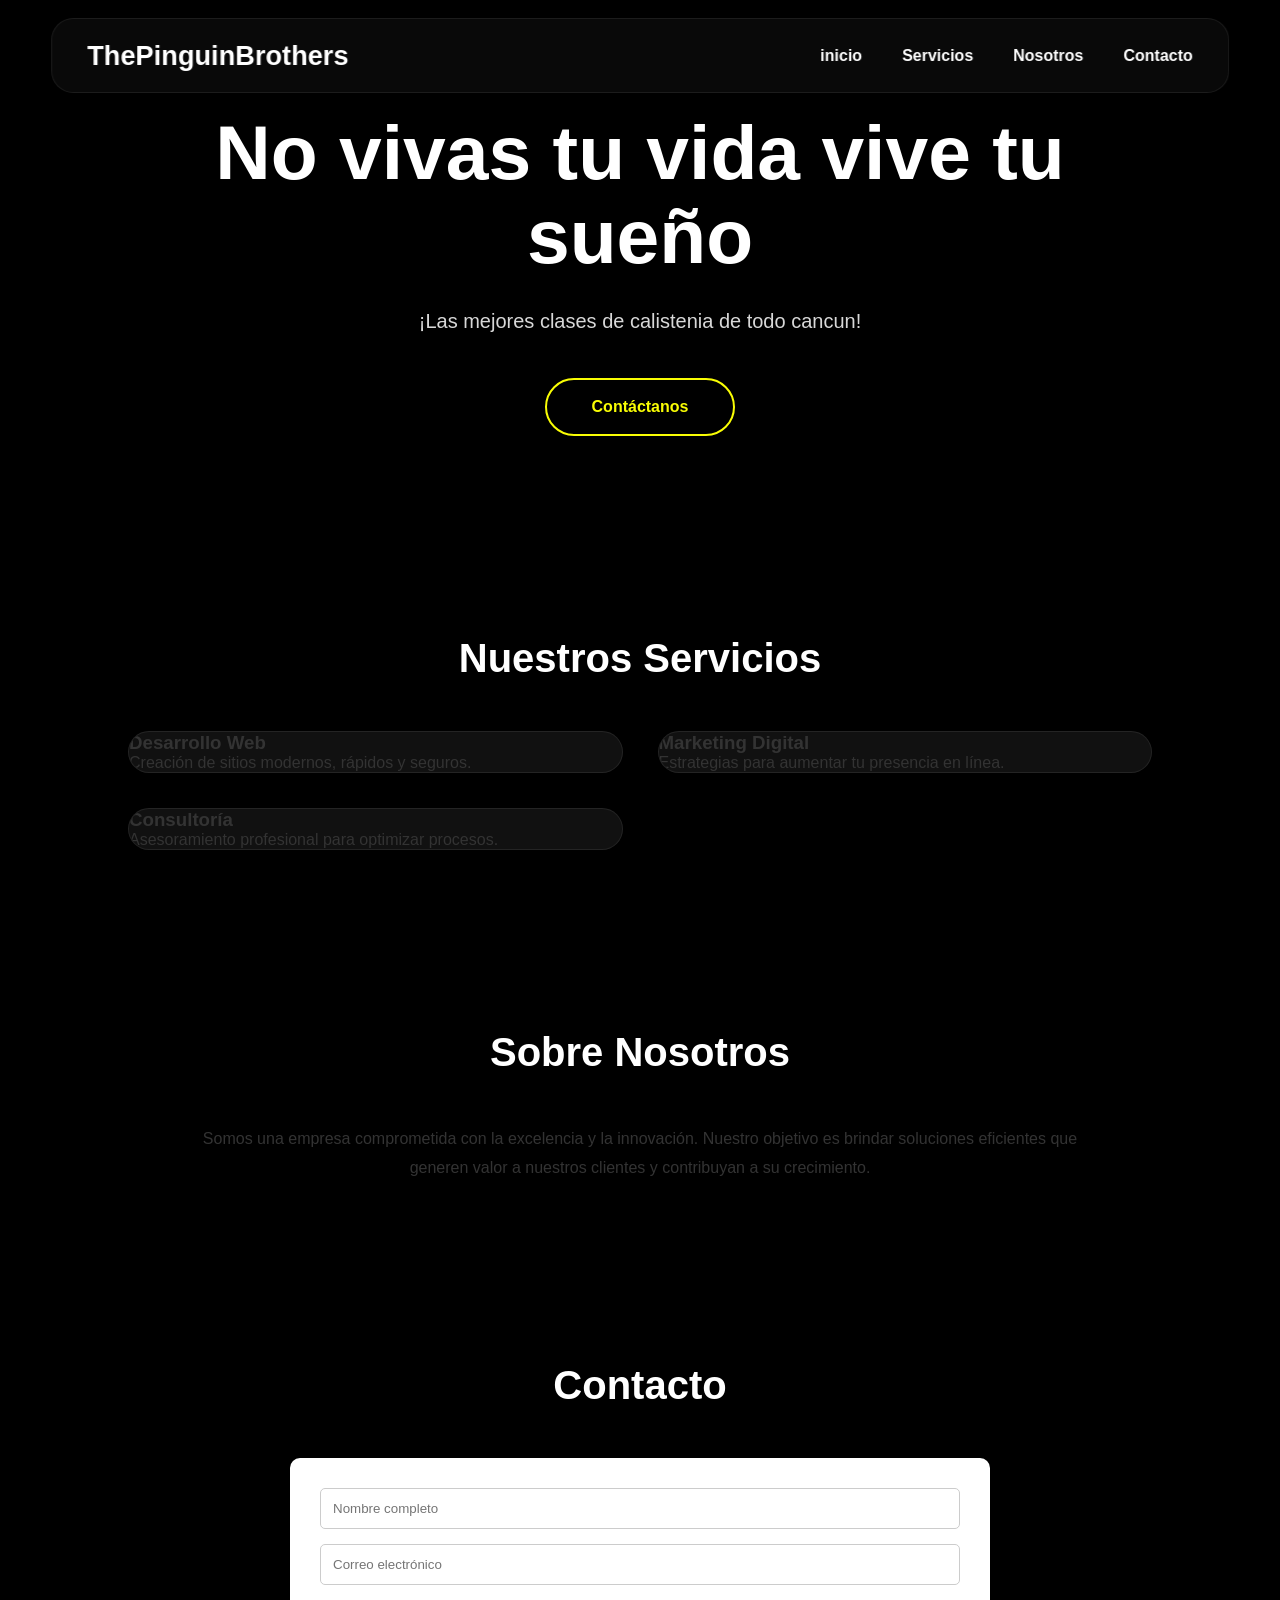
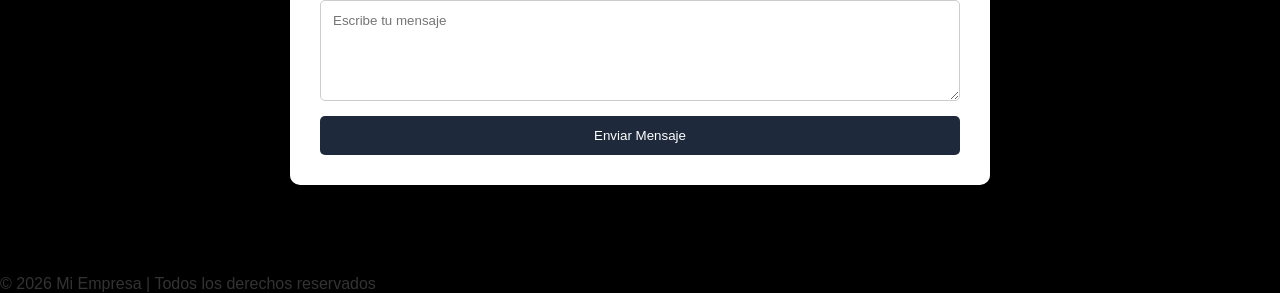
<file: cuerpo.html>
<!DOCTYPE html>
<html lang="es">
<head>
    <meta charset="UTF-8">
    <meta name="viewport" content="width=device-width, initial-scale=1.0">
    <title>Empresa Profesional</title>

    <link rel="stylesheet" href="Untitled-1.css">
</head>
<body>

<header>
    <div class="logo">ThePinguinBrothers</div>

    <nav>
        <ul>
            <li><a href="#inicio">inicio</a></li>
            <li><a href="#servicios">Servicios</a></li>
            <li><a href="#nosotros">Nosotros</a></li>
            <li><a href="#contacto">Contacto</a></li>
        </ul>
    </nav>
</header>

<section class="hero" id="inicio">
    <div class="hero-content">
        <h1>No vivas tu vida vive tu sueño</h1>
        <p>
            ¡Las mejores clases de calistenia de todo cancun!
        </p>
        <a href="https://wa.me/5226562265" class="btn">Contáctanos</a>
    </div>
</section>

<section id="servicios">
    <h2 class="section-title">Nuestros Servicios</h2>

    <div class="cards">
        <div class="card">
            <h3>Desarrollo Web</h3>
            <p>Creación de sitios modernos, rápidos y seguros.</p>
        </div>

        <div class="card">
            <h3>Marketing Digital</h3>
            <p>Estrategias para aumentar tu presencia en línea.</p>
        </div>

        <div class="card">
            <h3>Consultoría</h3>
            <p>Asesoramiento profesional para optimizar procesos.</p>
        </div>
    </div>
</section>

<section id="nosotros">
    <h2 class="section-title">Sobre Nosotros</h2>

    <div class="about">
        <p>
            Somos una empresa comprometida con la excelencia y la innovación.
            Nuestro objetivo es brindar soluciones eficientes que generen valor
            a nuestros clientes y contribuyan a su crecimiento.
        </p>
    </div>
</section>

<section id="contacto">
    <h2 class="section-title">Contacto</h2>

    <div class="contact">
        <form>
            <input type="text" placeholder="Nombre completo" required>
            <input type="email" placeholder="Correo electrónico" required>
            <textarea rows="5" placeholder="Escribe tu mensaje"></textarea>

            <button type="submit">Enviar Mensaje</button>
        </form>
    </div>
</section>

<footer>
    <p>© 2026 Mi Empresa | Todos los derechos reservados</p>
</footer>

</body>
</html>
</file>
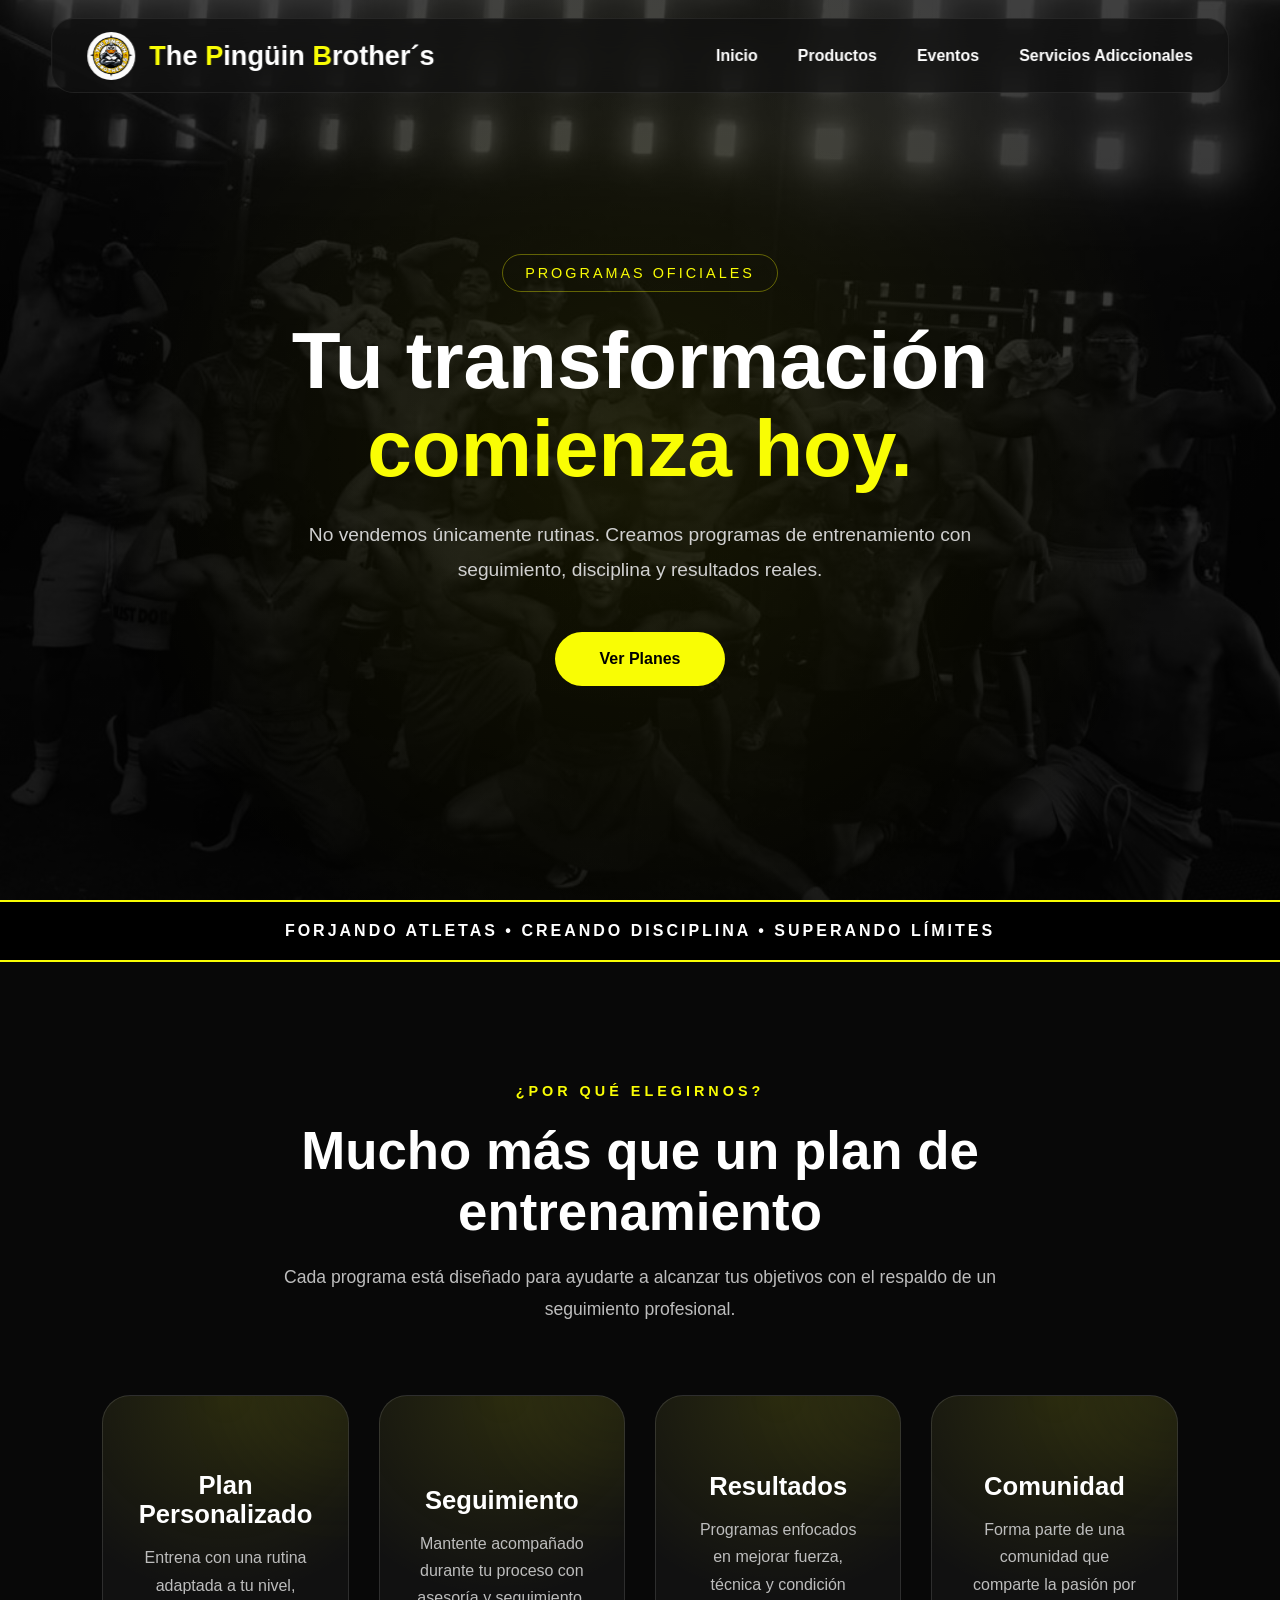
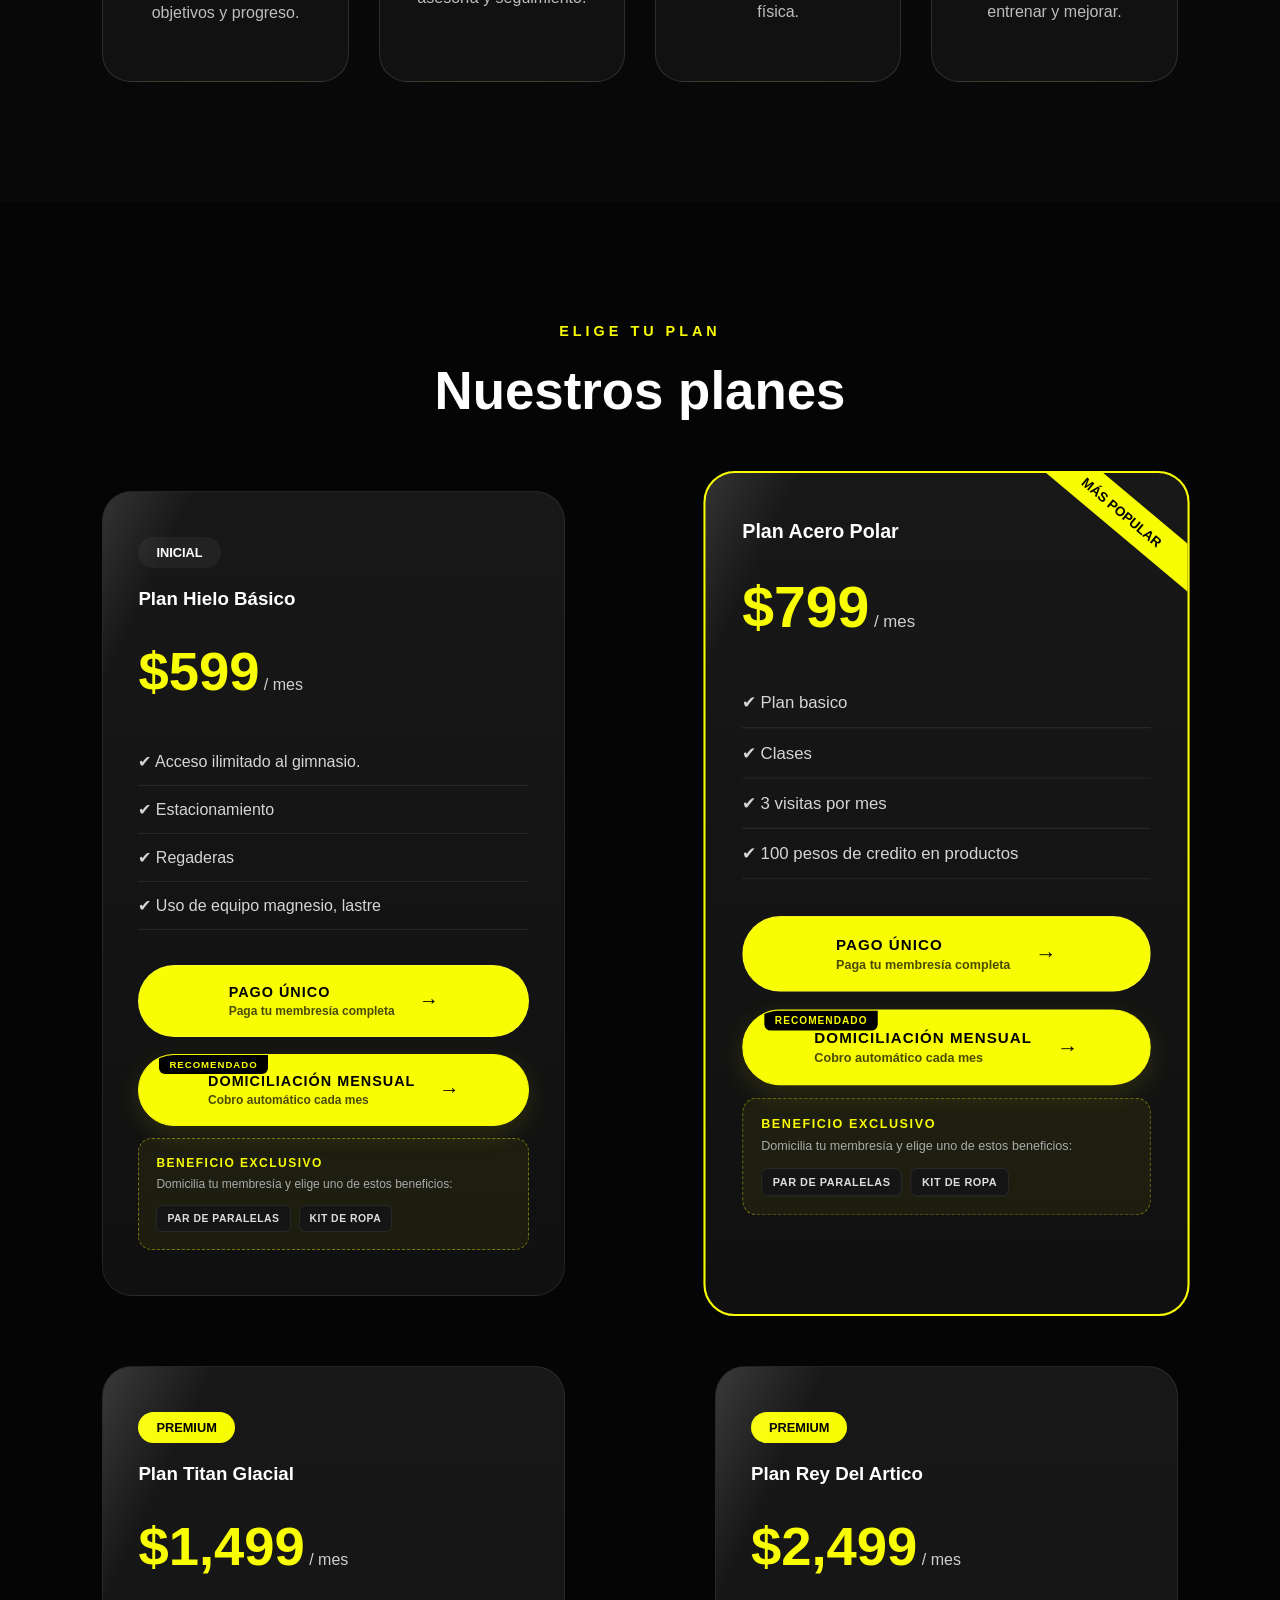
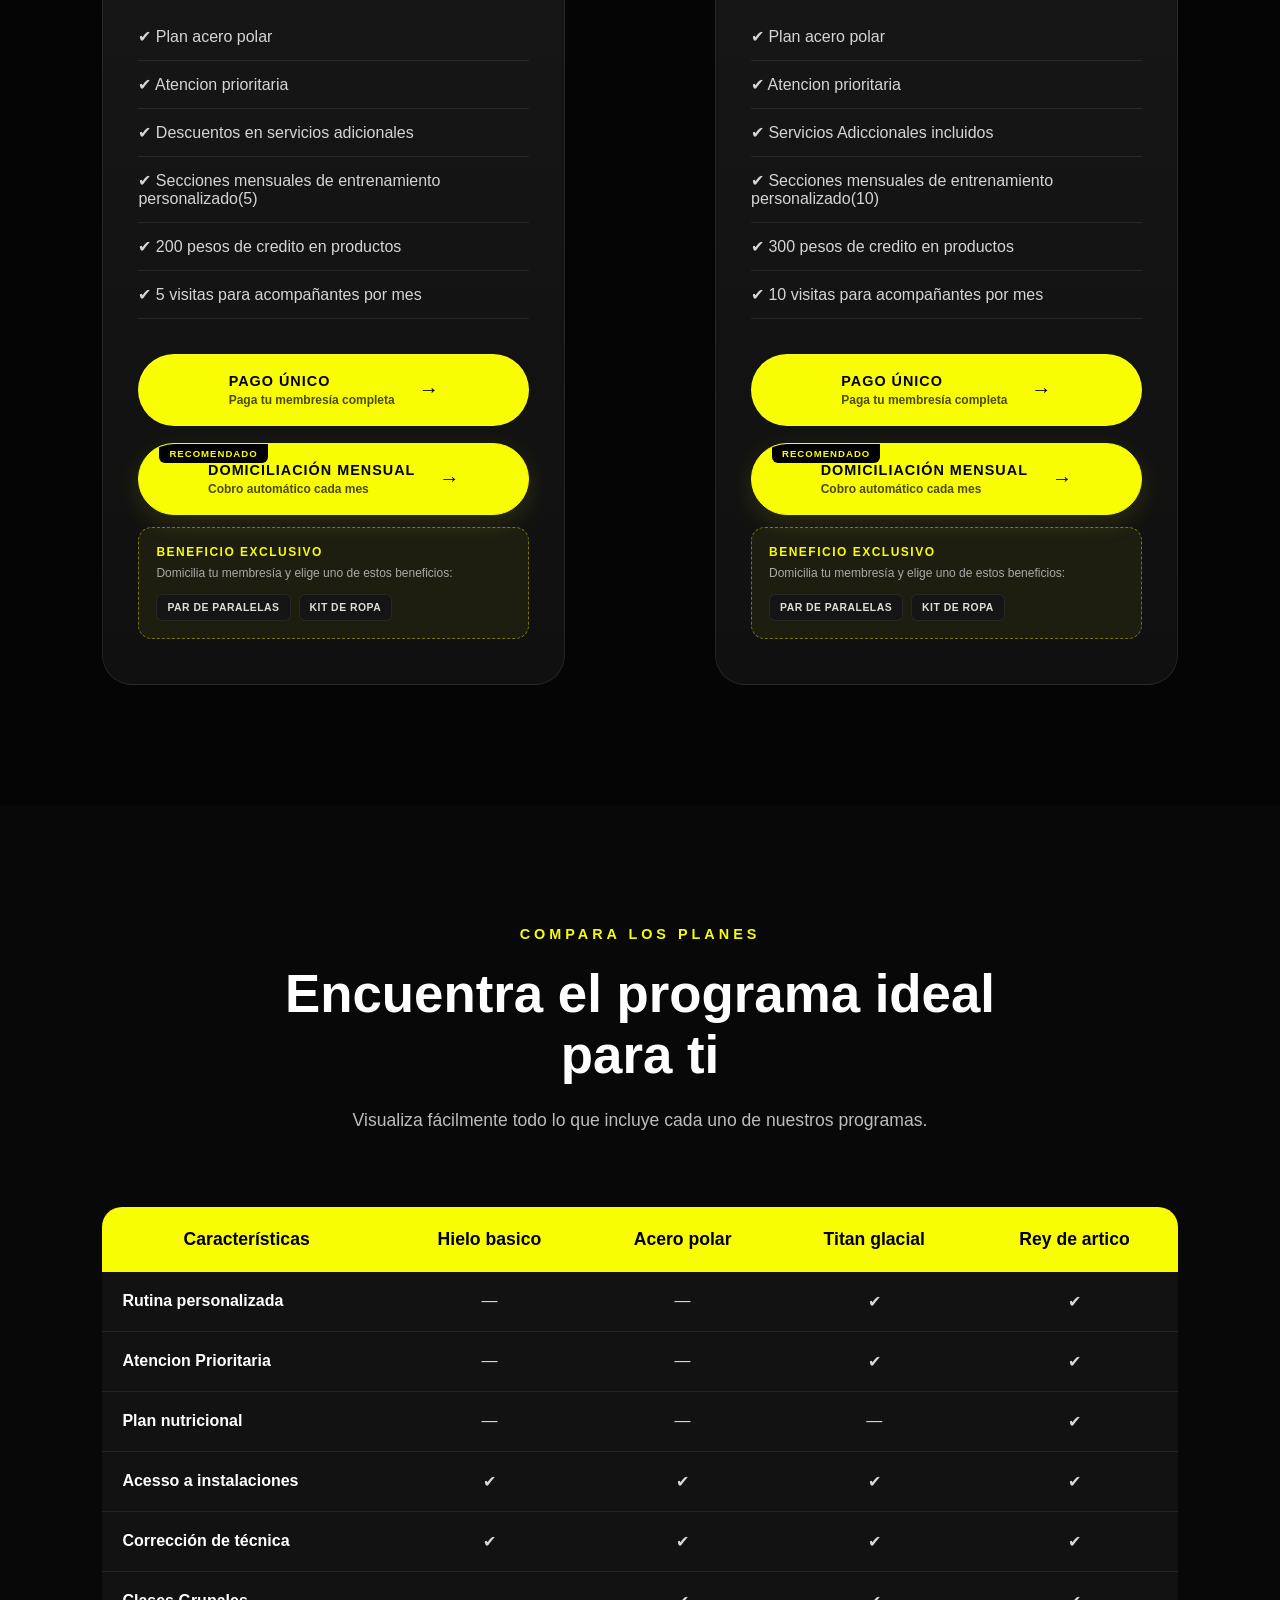
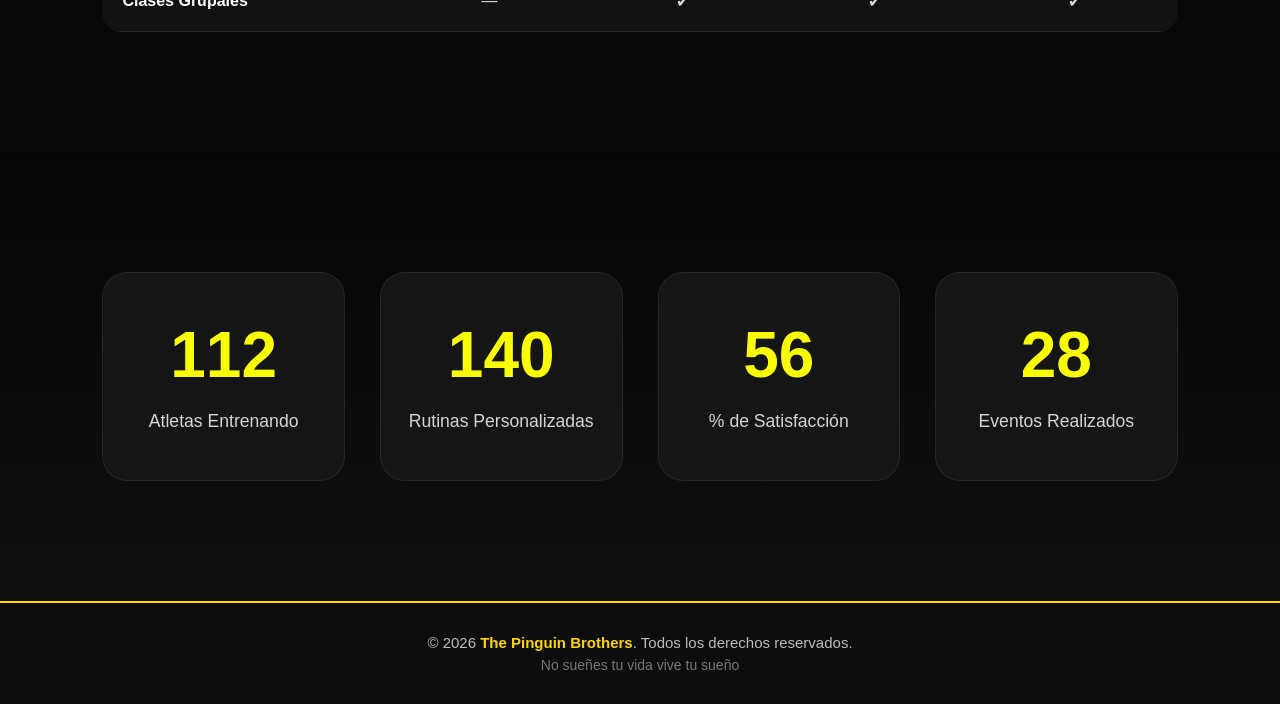
<file: Planes.html>
<!DOCTYPE html>
<html lang="es">

<head>

    <meta charset="UTF-8">
    <meta name="viewport" content="width=device-width, initial-scale=1.0">

    <title>The Pingüin Brother´s</title>

    <link rel="stylesheet" href="planes.css">

    <link rel="icon" href="imagenes/logo_The_Puinguin_Brothers.png">

</head>

<body>

<!-- ================= NAVBAR ================= -->

<header>

    <div class="logo">

        <img src="imagenes/logo_The_Puinguin_Brothers.png" class="logo-img">

        <span>
            <span class="yellow">T</span>he
            <span class="yellow">P</span>ingüin
            <span class="yellow">B</span>rother´s
        </span>

    </div>

    <div class="menu-toggle" id="menu-toggle">
        ☰
    </div>

    <nav>

        <ul>

            <li><a href="index.html">Inicio</a></li>

            <li><a href="Productos.html">Productos</a></li>

            <li><a href="eventos.html">Eventos</a></li>

            <li><a href="Servicios_adiccionales.html">Servicios Adiccionales</a></li>

        </ul>

    </nav>

</header>

<!-- ===================== HERO ===================== -->

<section class="hero-planes">

    <div class="hero-overlay"></div>

    <div class="hero-contenido">

        <span class="hero-etiqueta">

            PROGRAMAS OFICIALES

        </span>

        <h1>

            Tu transformación

            <span>comienza hoy.</span>

        </h1>

        <p>

            No vendemos únicamente rutinas.
            Creamos programas de entrenamiento con seguimiento,
            disciplina y resultados reales.

        </p>

        <div class="hero-botones">

            <a href="#planes" class="btn-principal">

                Ver Planes

            </a>

        </div>

    </div>

</section>

<div class="frase-divider">
    <span> FORJANDO ATLETAS • CREANDO DISCIPLINA • SUPERANDO LÍMITES </span>
</div>

<!-- ===================== BENEFICIOS ===================== -->

<section class="beneficios">

    <div class="titulo-seccion">

        <span>

            ¿POR QUÉ ELEGIRNOS?

        </span>

        <h2>

            Mucho más que un plan de entrenamiento

        </h2>

        <p>

            Cada programa está diseñado para ayudarte a alcanzar tus objetivos con el respaldo de un seguimiento profesional.

        </p>

    </div>

    <div class="beneficios-grid">

        <!-- BENEFICIO 1 -->

        <div class="beneficio-card">

            <div class="beneficio-icono">

                

            </div>

            <h3>

                Plan Personalizado

            </h3>

            <p>

                Entrena con una rutina adaptada a tu nivel, objetivos y progreso.

            </p>

        </div>

        <!-- BENEFICIO 2 -->

        <div class="beneficio-card">

            <div class="beneficio-icono">

                

            </div>

            <h3>

                Seguimiento

            </h3>

            <p>

                Mantente acompañado durante tu proceso con asesoría y seguimiento.

            </p>

        </div>

        <!-- BENEFICIO 3 -->

        <div class="beneficio-card">

            <div class="beneficio-icono">

                

            </div>

            <h3>

                Resultados

            </h3>

            <p>

                Programas enfocados en mejorar fuerza, técnica y condición física.

            </p>

        </div>

        <!-- BENEFICIO 4 -->

        <div class="beneficio-card">

            <div class="beneficio-icono">

                

            </div>

            <h3>

                Comunidad

            </h3>

            <p>

                Forma parte de una comunidad que comparte la pasión por entrenar y mejorar.

            </p>

        </div>

    </div>

</section>

<!-- ===================== PLANES ===================== -->

<section class="planes" id="planes">

    <div class="titulo-seccion">

        <span>

            ELIGE TU PLAN

        </span>

        <h2>

            Nuestros planes

        </h2>

    </div>

    <div class="planes-grid">

        <!-- ================= PLAN BÁSICO ================= -->

        <article class="plan-card">

            <span class="plan-etiqueta">

                INICIAL

            </span>

            <h3>

                Plan Hielo Básico

            </h3>

            <div class="plan-precio">

                <span class="precio">

                    $599

                </span>

                <small>

                    / mes

                </small>

            </div>

            <ul>

                <li>✔ Acceso ilimitado al gimnasio.</li>

                <li>✔ Estacionamiento</li>

                <li>✔ Regaderas</li>

                <li>✔ Uso de equipo magnesio, lastre</li>

            </ul>

            <div class="membresia-pagos">

    <!-- PAGO ÚNICO -->

    <a 
        href="https://mpago.la/1eAQ5y7"
        class="btn-pago btn-pago-unico"
        target="_blank"
    >

        <span class="pago-texto">

            <strong>PAGO ÚNICO</strong>

            <small>
                Paga tu membresía completa
            </small>

        </span>

        <span class="pago-flecha">
            
        </span>

    </a>


    <!-- DOMICILIACIÓN -->

    <a 
        href="https://www.mercadopago.com.mx/subscriptions/checkout?preapproval_plan_id=2c901057c6b849f59b502f655c8f4876"
        class="btn-pago btn-pago-domiciliacion"
        target="_blank"
    >

        <span class="pago-recomendado">
            RECOMENDADO
        </span>

        <span class="pago-texto">

            <strong>DOMICILIACIÓN MENSUAL</strong>

            <small>
                Cobro automático cada mes
            </small>

        </span>

        <span class="pago-flecha">
            
        </span>

    </a>


    <!-- PROMOCIÓN -->

    <div class="promo-domiciliacion">

        <div class="promo-contenido">

            <strong>
                BENEFICIO EXCLUSIVO
            </strong>

            <p>
                Domicilia tu membresía y elige
                uno de estos beneficios:
            </p>

            <div class="promo-opciones">

                <span>
                    PAR DE PARALELAS
                </span>

                <span>
                    KIT DE ROPA
                </span>

            </div>

        </div>

    </div>

</div>

        </article>

        <!-- ================= PLAN PRO ================= -->

        <article class="plan-card destacado">

            <div class="plan-popular">

                 MÁS POPULAR

            </div>

            <h3>

                Plan Acero Polar

            </h3>

            <div class="plan-precio">

                <span class="precio">

                    $799

                </span>

                <small>

                    / mes

                </small>

            </div>

            <ul>

                <li>✔ Plan basico</li>

                <li>✔ Clases</li>

                <li>✔ 3 visitas por mes</li>

                <li>✔ 100 pesos de credito en productos</li>

            </ul>

            <div class="membresia-pagos">

    <!-- PAGO ÚNICO -->

    <a 
        href="https://mpago.la/1H8S63h"
        class="btn-pago btn-pago-unico"
        target="_blank"
    >

        <span class="pago-texto">

            <strong>PAGO ÚNICO</strong>

            <small>
                Paga tu membresía completa
            </small>

        </span>

        <span class="pago-flecha">
            
        </span>

    </a>


    <!-- DOMICILIACIÓN -->

    <a 
        href="https://www.mercadopago.com.mx/subscriptions/checkout?preapproval_plan_id=fbcfebd0c7ac40959c80e698d2ff5d7e"
        class="btn-pago btn-pago-domiciliacion"
        target="_blank"
    >

        <span class="pago-recomendado">
            RECOMENDADO
        </span>

        <span class="pago-texto">

            <strong>DOMICILIACIÓN MENSUAL</strong>

            <small>
                Cobro automático cada mes
            </small>

        </span>

        <span class="pago-flecha">
            
        </span>

    </a>


    <!-- PROMOCIÓN -->

    <div class="promo-domiciliacion">

        <div class="promo-contenido">

            <strong>
                BENEFICIO EXCLUSIVO
            </strong>

            <p>
                Domicilia tu membresía y elige
                uno de estos beneficios:
            </p>

            <div class="promo-opciones">

                <span>
                    PAR DE PARALELAS
                </span>

                <span>
                    KIT DE ROPA
                </span>

            </div>

        </div>

    </div>

</div>

        </article>

        <!-- ================= PLAN ELITE ================= -->

        <article class="plan-card">

            <span class="plan-etiqueta elite">

                PREMIUM

            </span>

            <h3>

                Plan Titan Glacial

            </h3>

            <div class="plan-precio">

                <span class="precio">

                    $1,499

                </span>

                <small>

                    / mes

                </small>

            </div>

            <ul>

                <li>✔ Plan acero polar</li>

                <li>✔ Atencion prioritaria</li>

                <li>✔ Descuentos en servicios adicionales</li>

                <li>✔ Secciones mensuales de entrenamiento personalizado(5)</li>

                <li>✔ 200 pesos de credito en productos</li>

                <li>✔ 5 visitas para acompañantes por mes</li>

            </ul>

          
            <div class="membresia-pagos">

    <!-- PAGO ÚNICO -->

    <a 
        href="https://mpago.la/2ZtVpxV"
        class="btn-pago btn-pago-unico"
        target="_blank"
    >

        <span class="pago-texto">

            <strong>PAGO ÚNICO</strong>

            <small>
                Paga tu membresía completa
            </small>

        </span>

        <span class="pago-flecha">
        
        </span>

    </a>


    <!-- DOMICILIACIÓN -->

    <a 
        href="https://www.mercadopago.com.mx/subscriptions/checkout?preapproval_plan_id=ab73cae3d05a45a4a8cef0f855f6f7a5"
        class="btn-pago btn-pago-domiciliacion"
        target="_blank"
    >

        <span class="pago-recomendado">
            RECOMENDADO
        </span>

        <span class="pago-texto">

            <strong>DOMICILIACIÓN MENSUAL</strong>

            <small>
                Cobro automático cada mes
            </small>

        </span>

        <span class="pago-flecha">
            
        </span>

    </a>


    <!-- PROMOCIÓN -->

    <div class="promo-domiciliacion">

        <div class="promo-contenido">

            <strong>
                BENEFICIO EXCLUSIVO
            </strong>

            <p>
                Domicilia tu membresía y elige
                uno de estos beneficios:
            </p>

            <div class="promo-opciones">

                <span>
                    PAR DE PARALELAS
                </span>

                <span>
                    KIT DE ROPA
                </span>

            </div>

        </div>

    </div>

</div>

        </article>


     <!-- ================= PLAN REY DEL ARTICO ================= -->

        <article class="plan-card">

            <span class="plan-etiqueta elite">

                PREMIUM

            </span>

            <h3>

                Plan Rey Del Artico

            </h3>

            <div class="plan-precio">

                <span class="precio">

                    $2,499

                </span>

                <small>

                    / mes

                </small>

            </div>

            <ul>

                <li>✔ Plan acero polar</li>

                <li>✔ Atencion prioritaria</li>

                <li>✔ Servicios Adiccionales incluidos</li>

                <li>✔ Secciones mensuales de entrenamiento personalizado(10)</li>

                <li>✔ 300 pesos de credito en productos</li>

                <li>✔ 10 visitas para acompañantes por mes</li>

            </ul>

            
            <div class="membresia-pagos">

    <!-- PAGO ÚNICO -->

    <a 
        href="https://mpago.la/2mBV4pM"
        class="btn-pago btn-pago-unico"
        target="_blank"
    >

        <span class="pago-texto">

            <strong>PAGO ÚNICO</strong>

            <small>
                Paga tu membresía completa
            </small>

        </span>

        <span class="pago-flecha">
            
        </span>

    </a>


    <!-- DOMICILIACIÓN -->

    <a 
        href="https://www.mercadopago.com.mx/subscriptions/checkout?preapproval_plan_id=6628afb43e8d478faf0fa99d21026be5"
        class="btn-pago btn-pago-domiciliacion"
        target="_blank"
    >

        <span class="pago-recomendado">
            RECOMENDADO
        </span>

        <span class="pago-texto">

            <strong>DOMICILIACIÓN MENSUAL</strong>

            <small>
                Cobro automático cada mes
            </small>

        </span>

        <span class="pago-flecha">
            
        </span>

    </a>


    <!-- PROMOCIÓN -->

    <div class="promo-domiciliacion">

        <div class="promo-contenido">

            <strong>
                BENEFICIO EXCLUSIVO
            </strong>

            <p>
                Domicilia tu membresía y elige
                uno de estos beneficios:
            </p>

            <div class="promo-opciones">

                <span>
                    PAR DE PARALELAS
                </span>

                <span>
                    KIT DE ROPA
                </span>

            </div>

        </div>

    </div>

</div>

        </article>

    </div>


</section>

<!-- ===================== COMPARATIVA ===================== -->

<section class="comparativa" id="comparativa">

    <div class="titulo-seccion">

        <span>

            COMPARA LOS PLANES

        </span>

        <h2>

            Encuentra el programa ideal para ti

        </h2>

        <p>

            Visualiza fácilmente todo lo que incluye cada uno de nuestros programas.

        </p>

    </div>

    <div class="tabla-comparativa">

        <table>

            <thead>

                <tr>

                    <th>Características</th>
                    <th>Hielo basico</th>
                    <th>Acero polar</th>
                    <th>Titan glacial</th>
                    <th>Rey de artico</th>

                </tr>

            </thead>

            <tbody>

                <tr>

                    <td>Rutina personalizada</td>

                    <td>—</td>

                    <td>—</td>

                    <td>✔</td>

                    <td>✔</td>

                </tr>

                <tr>

                    <td>Atencion Prioritaria</td>

                    <td>—</td>

                    <td>—</td>

                    <td>✔</td>

                    <td>✔</td>

                </tr>

                <tr>

                    <td>Plan nutricional</td>

                    <td>—</td>

                    <td>—</td>

                    <td>—</td>

                    <td>✔</td>

                </tr>

                <tr>

                    <td>Acesso a instalaciones</td>

                    <td>✔</td>

                    <td>✔</td>

                    <td>✔</td>

                    <td>✔</td>

                </tr>

                <tr>

                    <td>Corrección de técnica</td>

                    <td>✔</td>

                    <td>✔</td>

                    <td>✔</td>

                    <td>✔</td>

                </tr>

                <tr>

                    <td>Clases Grupales</td>

                    <td>—</td>

                    <td>✔</td>

                    <td>✔</td>

                    <td>✔</td>

                </tr>

            </tbody>

        </table>

    </div>

</section>


<!-- ===================== ESTADÍSTICAS ===================== -->

<section class="estadisticas">

    <div class="estadisticas-grid">

        <div class="estadistica">

            <h2 class="contador" data-target="300">

                0

            </h2>

            <p>

                Atletas Entrenando

            </p>

        </div>

        <div class="estadistica">

            <h2 class="contador" data-target="400">

                0

            </h2>

            <p>

                Rutinas Personalizadas

            </p>

        </div>

        <div class="estadistica">

            <h2 class="contador" data-target="90">

                0

            </h2>

            <p>

                % de Satisfacción

            </p>

        </div>

        <div class="estadistica">

            <h2 class="contador" data-target="50">

                0

            </h2>

            <p>

                Eventos Realizados

            </p>

        </div>

    </div>

</section>

<footer class="footer">

    <div class="footer-content">
        <p>
            © 2026 <strong>The Pinguin Brothers</strong>. Todos los derechos reservados.
        </p>

        <p>
            No sueñes tu vida vive tu sueño
        </p>
    </div>

</footer>

<script src="Barra_nav.js"></script>
<script src="planes.js"></script>

</body>

</html>
</file>
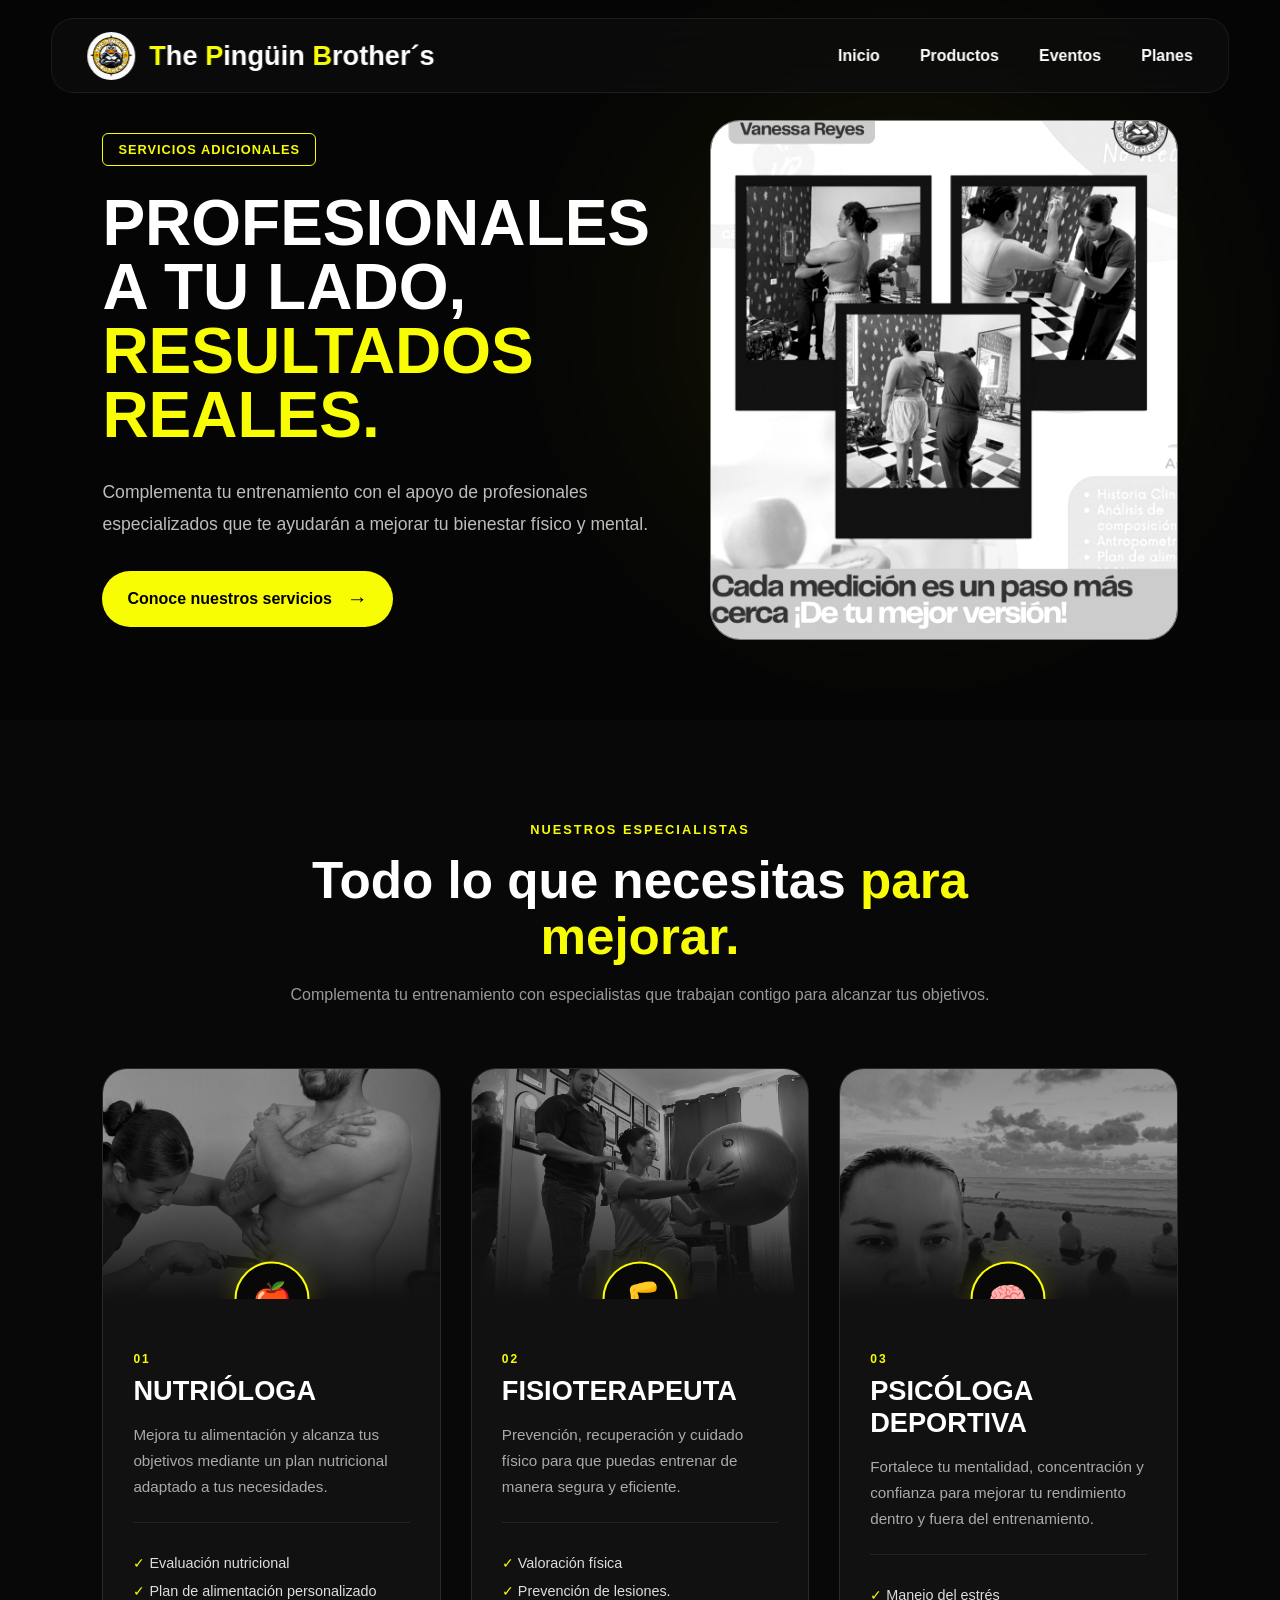
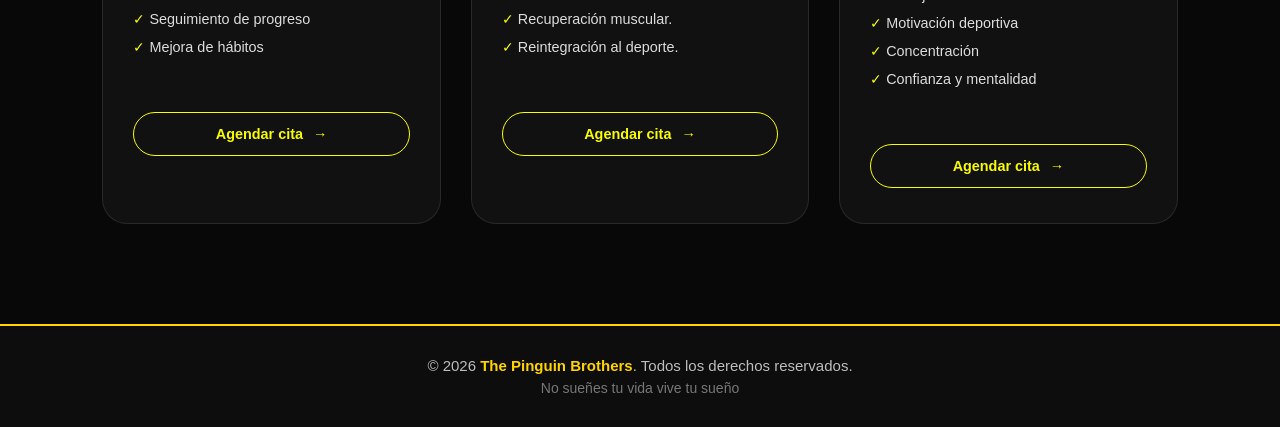
<file: Servicios_adiccionales.html>
<!DOCTYPE html>
<html lang="es">

<head>

    <meta charset="UTF-8">
    <meta name="viewport" content="width=device-width, initial-scale=1.0">

    <title>The Pingüin Brother´s</title>

    <link rel="stylesheet" href="Servicios_adiccionales.css">

    <link rel="icon" href="imagenes/logo_The_Puinguin_Brothers.png">

</head>

<body>

<!-- ================= NAVBAR ================= -->

<header>

    <div class="logo">

        <img src="imagenes/logo_The_Puinguin_Brothers.png" class="logo-img">

        <span>
            <span class="yellow">T</span>he
            <span class="yellow">P</span>ingüin
            <span class="yellow">B</span>rother´s
        </span>

    </div>

    <div class="menu-toggle" id="menu-toggle">
        ☰
    </div>

    <nav>

        <ul>

            <li><a href="index.html">Inicio</a></li>

            <li><a href="Productos.html">Productos</a></li>

            <li><a href="Eventos.html">Eventos</a></li>

            <li><a href="Planes.html">Planes</a></li>

        </ul>

    </nav>

</header>


<!-- ========================================
     HERO SERVICIOS ADICIONALES
======================================== -->

<section class="hero-servicios">

    <div class="hero-servicios-contenido">

        <span class="hero-etiqueta">
            SERVICIOS ADICIONALES
        </span>

        <h1>
            Profesionales a tu lado,
            <span>resultados reales.</span>
        </h1>

        <p>
            Complementa tu entrenamiento con el apoyo de profesionales
            especializados que te ayudarán a mejorar tu bienestar físico
            y mental.
        </p>

        <a href="#servicios" class="btn-hero-servicios">
            Conoce nuestros servicios
            <span>→</span>
        </a>

    </div>

    <div class="hero-servicios-imagen">

        <div class="hero-brillo"></div>

        <img
            src="imagenes/Servicios_Adicionales.jpeg"
            alt="Profesionales deportivos"
        >

    </div>

</section>

<!-- ========================================
     SERVICIOS
======================================== -->

<section class="servicios-adicionales" id="servicios">

    <div class="servicios-header">

        <span>
            NUESTROS ESPECIALISTAS
        </span>

        <h2>
            Todo lo que necesitas
            <strong>para mejorar.</strong>
        </h2>

        <p>
            Complementa tu entrenamiento con especialistas
            que trabajan contigo para alcanzar tus objetivos.
        </p>

    </div>


    <div class="servicios-grid">


        <!-- =================================
             NUTRIÓLOGO
        ================================= -->

        <article class="servicio-card">

            <div class="servicio-imagen">

                <img
                    src="imagenes/nutri_vane.jpeg"
                    alt="Servicio de nutrición"
                >

                <div class="servicio-icono">
                    🍎
                </div>

            </div>


            <div class="servicio-contenido">

                <span class="servicio-numero">
                    01
                </span>

                <h3>
                    Nutrióloga
                </h3>

                <p>
                    Mejora tu alimentación y alcanza tus objetivos
                    mediante un plan nutricional adaptado a tus
                    necesidades.
                </p>

                <ul>

                    <li>
                        ✓ Evaluación nutricional
                    </li>

                    <li>
                        ✓ Plan de alimentación personalizado
                    </li>

                    <li>
                        ✓ Seguimiento de progreso
                    </li>

                    <li>
                        ✓ Mejora de hábitos
                    </li>

                </ul>

                <a href="https://wa.me/5626562265/?text=Quiero%20agendar%20mi%20cita%20con%20el%20nutri%C3%B3loga" class="btn-servicio">
                    Agendar cita
                    <span>→</span>
                </a>

            </div>

        </article>



        <!-- =================================
             FISIOTERAPEUTA
        ================================= -->

        <article class="servicio-card">

            <div class="servicio-imagen">

                <img
                    src="imagenes/Psioterapeuta_TPB.jpeg"
                    alt="Servicio de fisioterapia"
                >

                <div class="servicio-icono">
                    🦵
                </div>

            </div>


            <div class="servicio-contenido">

                <span class="servicio-numero">
                    02
                </span>

                <h3>
                    Fisioterapeuta
                </h3>

                <p>
                    Prevención, recuperación y cuidado físico
                    para que puedas entrenar de manera segura
                    y eficiente.
                </p>

                <ul>

                    <li>
                        ✓ Valoración física
                    </li>

                    <li>
                        ✓ ​Prevención de lesiones.
                    </li>

                    <li>
                        ✓ ​Recuperación muscular.
                    </li>

                    <li>
                        ✓ ​Reintegración al deporte.
                    </li>

                </ul>

                <a href="https://wa.me/5626562265/?text=Quiero%20agendar%20mi%20cita%20con%20el%20fisiote%C3%B3rapeuta" class="btn-servicio">
                    Agendar cita
                    <span>→</span>
                </a>

            </div>

        </article>



        <!-- =================================
             PSICOLOGÍA DEPORTIVA
        ================================= -->

        <article class="servicio-card">

            <div class="servicio-imagen">

                <img
                    src="imagenes/Psicologa Deportiva.jpeg"
                    alt="Psicología deportiva"
                >

                <div class="servicio-icono">
                    🧠
                </div>

            </div>


            <div class="servicio-contenido">

                <span class="servicio-numero">
                    03
                </span>

                <h3>
                    Psicóloga Deportiva
                </h3>

                <p>
                    Fortalece tu mentalidad, concentración y
                    confianza para mejorar tu rendimiento dentro
                    y fuera del entrenamiento.
                </p>

                <ul>

                    <li>
                        ✓ Manejo del estrés
                    </li>

                    <li>
                        ✓ Motivación deportiva
                    </li>

                    <li>
                        ✓ Concentración
                    </li>

                    <li>
                        ✓ Confianza y mentalidad
                    </li>

                </ul>

                <a href="https://wa.me/5626562265/?text=Quiero%20agendar%20mi%20cita%20con%20el%20psicologa%C3%B3deportiva" class="btn-servicio">
                    Agendar cita
                    <span>→</span>
                </a>

            </div>

        </article>

    </div>

</section>

<footer class="footer">

    <div class="footer-content">
        <p>
            © 2026 <strong>The Pinguin Brothers</strong>. Todos los derechos reservados.
        </p>

        <p>
            No sueñes tu vida vive tu sueño
        </p>
    </div>

</footer>




<script src="Barra_nav.js"></script>

</body>
</html>
</file>
<file: Untitled-1.css>
*{
    margin:0;
    padding:0;
    box-sizing:border-box;
    font-family:Arial, sans-serif;
}

body{
    background:#000000;
    color:#333;
}

/*==============================
        HEADER PREMIUM
==============================*/

header{

    position:fixed;

    top:18px;

    left:50%;

    transform:translateX(-50%);

    width:92%;

    max-width:1400px;

    height:75px;

    display:flex;

    justify-content:space-between;

    align-items:center;

    padding:0 35px;

    background:rgba(15,15,15,.65);

    backdrop-filter:blur(20px);

    -webkit-backdrop-filter:blur(20px);

    border:1px solid rgba(255,255,255,.08);

    border-radius:22px;

    z-index:9999;

    transition:.35s;
}

header:hover{

    border-color:rgba(249,253,4,.25);

    box-shadow:0 0 30px rgba(249,253,4,.12);

}

.logo{

    display:flex;

    align-items:center;

    gap:14px;

    color:white;

    font-size:1.7rem;

    font-weight:bold;

}

.logo-img{

    width:48px;

    height:48px;

    border-radius:50%;

}

.yellow{

    color:rgb(249,253,4);

}

.white{

    color:white;

}

nav ul{

    display:flex;

    gap:40px;

    list-style:none;

}

nav a{

    color:white;

    text-decoration:none;

    font-size:1rem;

    font-weight:600;

    transition:.3s;

    position:relative;

}

nav a:hover{

    color:rgb(249,253,4);

}

nav a::after{

    content:"";

    position:absolute;

    left:50%;

    bottom:-8px;

    width:0;

    height:2px;

    background:rgb(249,253,4);

    transition:.35s;

    transform:translateX(-50%);

}

nav a:hover::after{

    width:100%;

}

.menu-toggle{

    display:none;

    color:rgb(249,253,4);

    font-size:2rem;

    cursor:pointer;

}

/*==============================
            HERO
==============================*/

.hero-slider{

    position:relative;

    height:100vh;

    overflow:hidden;

}

.video-slide{

    position:absolute;

    inset:0;

    width:100%;

    height:100%;

    object-fit:cover;

    opacity:0;

    transition:opacity 1.4s ease;

}

.video-slide.active{

    opacity:1;

}

.hero-slider::before{

    content:"";

    position:absolute;

    inset:0;

    background:

    linear-gradient(

        rgba(0,0,0,.65),

        rgba(0,0,0,.45),

        rgba(0,0,0,.8)

    );

    z-index:1;

}

.hero-content{

    position:relative;

    z-index:5;

    height:100%;

    display:flex;

    flex-direction:column;

    justify-content:center;

    align-items:center;

    text-align:center;

    padding:20px;

}

.hero-content h1{

    color:white;

    font-size:4.8rem;

    line-height:1.1;

    max-width:900px;

}

.hero-content p{

    margin-top:25px;

    color:#d8d8d8;

    font-size:1.25rem;

    max-width:700px;

    line-height:1.7;

}

.btn{

    margin-top:40px;

    padding:18px 45px;

    border-radius:60px;

    border:2px solid rgb(249,253,4);

    color:rgb(249,253,4);

    text-decoration:none;

    font-weight:bold;

    transition:.35s;

}

.btn:hover{

    background:rgb(249,253,4);

    color:black;

    box-shadow:0 0 35px rgba(249,253,4,.4);

}

@media (max-width:768px){

    header{
        position:fixed;
        top:10px;
        left:50%;
        transform:translateX(-50%);
        width:95%;
        height:70px;

        display:flex;
        justify-content:space-between;
        align-items:center;

        padding:0 18px;

        background:rgba(15,15,15,.92);
        backdrop-filter:blur(15px);
        -webkit-backdrop-filter:blur(15px);

        border-radius:18px;
        z-index:9999;
    }

    .logo{
        display:flex;
        align-items:center;
        gap:10px;
        font-size:1.2rem;
    }

    .logo-img{
        width:42px;
        height:42px;
    }

    .menu-toggle{
        display:block !important;
        font-size:2rem;
        color:#f9fd04;
        cursor:pointer;
        z-index:10000;
    }

    nav{
        display:none;
        position:absolute;
        top:80px;
        left:0;
        width:100%;
        background:rgba(15,15,15,.97);
        border-radius:18px;
        overflow:hidden;
    }

    nav.active{
        display:block;
    }

    nav ul{
        display:flex;
        flex-direction: row;
        gap:0;
    }

    nav li{
        width:100%;
        list-style:none;
    }

    nav a{
        display:block;
        padding:18px;
        text-align:center;
        color:white;
        text-decoration:none;
    }

    nav a:hover{
        background:#222;
        color:#f9fd04;
    }

    nav a::after{
        display:none;
    }

    .hero-content{
        padding:0 25px;
    }

    .hero-content h1{
        font-size:2.7rem;
    }

    .hero-content p{
        font-size:1rem;
    }

    .btn{
        width:100%;
        max-width:320px;
        text-align:center;
    }

}
/*=================================
        ESTADÍSTICAS
=================================*/

.stats{

    display:grid;

    grid-template-columns:repeat(4,1fr);

    gap:25px;

    margin-top:40px;

}

.stat{

    background:linear-gradient(
        180deg,
        #161616,
        #0f0f0f
    );

    border:1px solid rgba(255,255,255,.08);

    border-radius:22px;

    padding:35px;

    text-align:center;

    transition:.35s;

}

.stat:hover{

    transform:translateY(-10px);

    border-color:rgb(249,253,4);

    box-shadow:0 0 30px rgba(249,253,4,.18);

}

.stat h3{

    font-size:3rem;

    color:rgb(249,253,4);

    margin-bottom:8px;

}

.stat p{

    color:#d8d8d8;

    font-size:1rem;

}
@media(max-width:768px){

    .stats{
        gap:25px;
        padding:40px 10px;
    }

    .stat{
        min-width:140px;
    }

    .stat h3{
        font-size:2.2rem;
    }

    .stat p{
        font-size:1rem;
    }

}

.stat span{
    display:block;
    font-size:2rem;
    color:rgb(249, 253, 4);
    margin-bottom:10px;
}


/* SECCIONES */

section{
    padding:90px 10%;
}

.section-title{
    text-align:center;
    margin-bottom:50px;
    font-size:2.5rem;
    color:white;
}

/*=================================
        SERVICIOS
=================================*/

.cards{

display:grid;

grid-template-columns:repeat(auto-fit,minmax(340px,1fr));

gap:35px;

}

.card{

background:#111;

border-radius:22px;

overflow:hidden;

border:1px solid rgba(255,255,255,.08);

transition:.35s;

}

.card:hover{

transform:translateY(-12px);

border-color:rgb(249,253,4);

box-shadow:0 0 35px rgba(249,253,4,.18);

}

.card-content{

padding:25px;

}

.card-content h3{

color:white;

font-size:1.5rem;

margin-bottom:12px;

}

.card-content p{

color:#cfcfcf;

line-height:1.8;

}

.card-slider{

position:relative;

height:240px;

overflow:hidden;

}

.card-slider img{

position:absolute;

inset:0;

width:100%;

height:100%;

object-fit:cover;

opacity:0;

transition:1s;

}

.card-slider img.active{

opacity:1;

}

.slider-dots{

position:absolute;

bottom:18px;

left:50%;

transform:translateX(-50%);

display:flex;

gap:8px;

}

.slider-dots span{

width:9px;

height:9px;

background:white;

opacity:.4;

border-radius:50%;

transition:.3s;

}

.slider-dots span.active{

background:rgb(249,253,4);

opacity:1;

}

/*=================================
        HABILIDADES
=================================*/

.habilidades-grid{

display:grid;

grid-template-columns:repeat(auto-fit,minmax(300px,1fr));

gap:30px;

}

.habilidad{

position:relative;

height:360px;

overflow:hidden;

border-radius:22px;

background:#111;

border:1px solid rgba(255,255,255,.08);

transition:.35s;

}

.habilidad:hover{

transform:translateY(-10px);

border-color:rgb(249,253,4);

box-shadow:0 0 35px rgba(249,253,4,.2);

}

.habilidad video{

width:100%;

height:100%;

object-fit:cover;

transition:.5s;

}

.habilidad:hover video{

transform:scale(1.08);

}

.overlay{

position:absolute;

inset:0;

background:linear-gradient(

transparent,

rgba(0,0,0,.75)

);

}

.info{

position:absolute;

bottom:25px;

left:25px;

}

.info h3{

color:white;

font-size:2rem;

margin-bottom:8px;

}

.info p{

color:rgb(249,253,4);

font-weight:bold;

}
 
.cta{
    text-align:center;

    padding:120px 20px;

    background:
    linear-gradient(
        rgba(0,0,0,.75),
        rgba(0,0,0,.75)
    ),
    url("imagenes/WhatsApp\ Image\ 2026-06-13\ at\ 8.27.32\ PM.jpeg");

    background-size:cover;
    background-position:center;
}

.cta-container{
    max-width:1200px;
    margin:auto;

    display:grid;
    grid-template-columns:1fr 1fr;
    gap:50px;
    align-items:center;
}

.cta-content{
    text-align:left;
}

/* ========================================
   VIDEO PROMOCIONAL
======================================== */

.cta-video{

    position:relative;

    display:block;

    width:280px;
    height:500px;

    margin:auto;

}


/* VIDEO */

.cta-video video{

    display:block;

    width:100%;
    height:100%;

    object-fit:cover;

    border-radius:20px;

    border:2px solid rgb(249,253,4);

    box-shadow:
        0 0 30px rgba(249,253,4,.3);

    transition:.3s ease;

}


/* EFECTO AL PASAR EL CURSOR */

.cta-video:hover video{

    transform:scale(1.02);

}


/* ========================================
   BOTÓN PLAY
======================================== */

#playOverlay{

    position:absolute;

    top:50%;
    left:50%;

    transform:translate(-50%, -50%);

    width:80px;
    height:80px;

    border:none;

    border-radius:50%;

    background:#f9fd04;

    color:#000;

    font-size:28px;

    cursor:pointer;

    display:flex;

    align-items:center;
    justify-content:center;

    z-index:10;

    transition:
        transform .3s ease,
        box-shadow .3s ease,
        opacity .3s ease;

}


/* ICONO */

#playOverlay i{

    margin-left:4px;

}


/* HOVER */

#playOverlay:hover{

    transform:
        translate(-50%, -50%)
        scale(1.12);

    box-shadow:
        0 0 30px rgba(249,253,4,.55);

}


/* ========================================
   OCULTAR BOTÓN AL REPRODUCIR
======================================== */

#playOverlay.hide{

    opacity:0;

    visibility:hidden;

    transform:
        translate(-50%, -50%)
        scale(.7);

    pointer-events:none;

}


/* ========================================
   CELULAR
======================================== */

@media(max-width:768px){

    .cta-video{

        width:90%;

        max-width:280px;

        height:500px;

    }

    #playOverlay{

        width:70px;
        height:70px;

        font-size:24px;

    }

}



.cta h2{
    color:white;
    font-size:3rem;

    margin-bottom:25px;
}

.cta h2 span{
    color:rgb(249,253,4);
}

.cta p{
    color:#d1d5db;

    margin-bottom:35px;

    line-height:1.8;
    font-size:1.1rem;
}


.frase-divider{
    background:#000000;
    padding:20px;
    text-align:center;

    border-top:2px solid rgb(249,253,4);
    border-bottom:2px solid rgb(249,253,4);
}

.frase-divider span{
    color:rgb(255, 255, 255);
    font-weight:bold;
    letter-spacing:3px;
}

/* NOSOTROS */

.about{
    text-align:center;
    line-height:1.8;
    max-width:900px;
    margin:auto;
}

/* CONTACTO */

.contact{
    background:white;
    border-radius:10px;
    padding:30px;
    box-shadow:0 4px 10px rgba(0,0,0,.1);
    max-width:700px;
    margin:auto;
}

.contact form{
    display:flex;
    flex-direction:column;
    gap:15px;
}

.contact input,
.contact textarea{
    padding:12px;
    border:1px solid #ccc;
    border-radius:5px;
    outline:none;
}

.contact input:focus,
.contact textarea:focus{
    border-color:#38bdf8;
}

.contact button{
    background:#1e293b;
    color:white;
    border:none;
    padding:12px;
    border-radius:5px;
    cursor:pointer;
    transition:.3s;
}

.contact button:hover{
    background:#334155;
}

/* FOOTER */

.footer{

    background:#0d0d0d;

    border-top:2px solid #FFD400;

    padding:25px 20px;

    text-align:center;

}

.footer-content p{

    margin:6px 0;

    color:#bdbdbd;

    font-size:15px;

}

.footer-content strong{

    color:#FFD400;

}

.footer-content p:last-child{

    color:#777;

    font-size:14px;

}

/* RESPONSIVE */

@media(max-width:768px){

    header{
        flex-direction:column;
        gap:15px;
    }

    nav ul{
        flex-direction:column;
        text-align:center;
    }

    .hero-content h1{
        font-size:2rem;
    }

    .hero-content p{
        font-size:1rem;
    }

    section{
        padding:50px 5%;
    }
}

.menu-toggle{
    display:none;
    font-size:2.5rem;
    cursor:pointer;
    color:rgb(249, 253, 4);
    z-index:1001;
}

/* HEADER EFECTO VIDRIO */





#nosotros{
    background:#000;
}

.about-container{
    display:grid;
    grid-template-columns:1fr 1fr;
    gap:60px;
    align-items:center;
}

.about-img img{
    width:100%;
    border-radius:20px;
}

.about-subtitle{
    color:rgb(249,253,4);
    font-weight:bold;
    letter-spacing:2px;
}

.about-content h2{
    color:white;
    font-size:4rem;
    margin-top:10px;
}

.about-content h2 span{
    color:rgb(249,253,4);
}

.linea{
    width:100px;
    height:5px;
    background:rgb(249,253,4);
    margin:20px 0 30px;
}

.about-content p{
    color:#d1d5db;
    line-height:1.8;
    margin-bottom:20px;
    font-size:1.1rem;
}

.about-stats{
    display:flex;
    justify-content:space-between;
    margin-top:40px;
}

.about-stat{
    text-align:center;
}

.about-stat h3{
    color:rgb(249,253,4);
    font-size:2.5rem;
}

.about-stat span{
    color:white;
}


.cta{
     padding:80px 10%;

    text-align:center;

    background:#000;

    background:
    linear-gradient(
        rgba(0,0,0,.75),
        rgba(0,0,0,.75)
    ),
    url("img/fondo-cta.jpg");

    background-size:cover;
    background-position:center;
}

.cta-content{
     max-width:900px;
    margin:0 auto;
}

.cta h2{
    color:white;
    font-size:clamp(2.5rem, 6vw, 4rem);
    margin-bottom:20px;
    line-height:1.1;
}

.cta h2 span{
    color:rgb(249,253,4);
}

.cta p{
    color:#d1d5db;
    font-size:1.2rem;
    margin-bottom:30px;
}

.cta-btn{
    display:inline-block;

    padding:18px 40px;

    border:2px solid rgb(249,253,4);

    color:rgb(249,253,4);

    text-decoration:none;

    font-weight:bold;

    border-radius:15px;

    transition:.3s;
}

.cta-btn:hover{
    background:rgb(249,253,4);
    color:black;
}

/* RESPONSIVE CELULAR */

@media(max-width:768px){

    .about-container{
        grid-template-columns:1fr;
        gap:30px;
    }

    .about-content h2{
        font-size:2.5rem;
        text-align:center;
    }

    .about-subtitle{
        display:block;
        text-align:center;
    }

    .linea{
        margin:20px auto 30px;
    }

    .about-content p{
        text-align:center;
        font-size:1rem;
    }

    .about-stats{
        flex-direction:column;
        gap:25px;
    }

    .cta{
        padding:80px 20px;
        text-align:center;
    }

    .cta-content{
        max-width:100%;
    }

    .cta h2{
        font-size:2.2rem;
        line-height:1.2;
    }

    .cta p{
        font-size:1rem;
    }

    .cta-btn{
        width:100%;
        max-width:300px;
        text-align:center;
    }

}

/* REDES SOCIALES */

.redes{
    padding:100px 10%;
    text-align:center;
    background:#000;
}

.redes .section-title{
    color:white;
}

.redes .section-title span{
    color:rgb(249,253,4);
}

.redes-texto{
    color:#d1d5db;
    margin-bottom:40px;
    font-size:1.1rem;
}

.redes-container{
    display:grid;
    grid-template-columns:repeat(auto-fit,minmax(220px,1fr));
    gap:25px;
}

.red{
    text-decoration:none;
    color:white;

    padding:25px;

    border-radius:15px;

    font-size:1.2rem;
    font-weight:bold;

    transition:.3s;

    border:2px solid rgba(255,255,255,.1);
}

.red:hover{
    transform:translateY(-8px);
}

.social-tiktok:hover{
    border-color:white;
    box-shadow:0 0 20px rgba(255,255,255,.3);
}

.social-instagram:hover{
    border-color:rgb(224, 22, 197);
    box-shadow:0 0 20px rgba(255, 3, 213, 0.3);
}

.social-facebook:hover{
    border-color:#1877f2;
    box-shadow:0 0 20px rgba(24,119,242,.3);
}

.social-youtube:hover{
    border-color:red;
    box-shadow:0 0 20px rgba(255,0,0,.3);
}

/* ==========================================
   RESPONSIVE GENERAL (SOLO CELULAR)
========================================== */

@media screen and (max-width:768px){

    body{
        overflow-x:hidden;
    }

    /* Todas las secciones */
    section{
        padding:70px 20px;
    }

    .section-title{
        font-size:2rem;
        margin-bottom:35px;
    }

    /* HERO */

    .hero-slider{
        height:100vh;
    }

    .hero-content{
        padding:0 20px;
        margin-top:90px;
    }

    .hero-content h1{
        font-size:2.3rem;
        line-height:1.15;
    }

    .hero-content p{
        font-size:1.05rem;
        margin:20px 0 35px;
    }

    .btn{
        padding:14px 35px;
        font-size:1rem;
    }

    /* ESTADÍSTICAS */

    .stats{
        display:grid;
        grid-template-columns:1fr;
        gap:20px;
        padding:50px 20px;
    }

    .stat{
        width:100%;
    }

    /* SERVICIOS */

    .cards{
        grid-template-columns:1fr;
        gap:25px;
    }

    .card{
        padding:18px;
    }

    .card-slider{
        height:220px;
    }

    /* HABILIDADES */

    .habilidades-grid{
        grid-template-columns:1fr;
        gap:25px;
    }

    .habilidad{
        height:300px;
    }

    .info h3{
        font-size:1.6rem;
    }

    /* NOSOTROS */

    .about-container{
        grid-template-columns:1fr;
        gap:35px;
    }

    .about-content{
        text-align:center;
    }

    .about-content h2{
        font-size:2.2rem;
    }

    .about-content p{
        font-size:1rem;
    }

    .linea{
        margin:20px auto;
    }

    .about-stats{
        flex-direction:column;
        gap:20px;
    }

    /* CTA */

    .cta{
        padding:70px 20px;
    }

    .cta-container{
        grid-template-columns:1fr;
        gap:40px;
    }

    .cta-content{
        text-align:center;
    }

    .cta h2{
        font-size:2rem;
    }

    .cta p{
        font-size:1rem;
    }

    .cta-video video{
        width:100%;
        max-width:280px;
        height:480px;
    }

    /* REDES */

    .redes{
        padding:70px 20px;
    }

    .redes-container{
        grid-template-columns:1fr;
    }

    .red{
        font-size:1.1rem;
    }

    /* FOOTER */

    .footer{

    background:#0d0d0d;

    border-top:2px solid #FFD400;

    padding:25px 20px;

    text-align:center;

}

.footer-content p{

    margin:6px 0;

    color:#bdbdbd;

    font-size:15px;

}

.footer-content strong{

    color:#FFD400;

}

.footer-content p:last-child{

    color:#777;

    font-size:14px;

}

}

@media (max-width:768px){

    header{
        display:grid !important;
        grid-template-columns:1fr auto !important;
        align-items:center !important;
    }

    .logo{
        justify-self:start !important;
    }

    .menu-toggle{
        display:block !important;
        justify-self:end !important;
        align-self:center !important;
        margin:0 !important;
        font-size:2.2rem;
    }

    nav{
        grid-column:1 / 3;
    }

}

/*========================================
        SECCIÓN UBICACIÓN
========================================*/

.ubicacion{

    position:relative;

    padding:120px 8%;

    background:#080808;

    overflow:hidden;

}


/* Luz decorativa de fondo */

.ubicacion::before{

    content:"";

    position:absolute;

    width:500px;

    height:500px;

    top:-250px;

    left:-250px;

    background:radial-gradient(
        circle,
        rgba(0, 0, 0, 0.89),
        transparent 70%
    );

    pointer-events:none;

}


/*========================================
        CONTENIDO
========================================*/

.ubicacion-contenido{

    position:relative;

    z-index:2;

    max-width:1300px;

    margin:auto;

    display:grid;

    grid-template-columns: .85fr 1.15fr;

    gap:60px;

    align-items:center;

}


/*========================================
        INFORMACIÓN
========================================*/

.ubicacion-info{

    max-width:520px;

}

.ubicacion-etiqueta{

    display:inline-block;

    color:var(--amarillo);

    font-size:.85rem;

    font-weight:bold;

    letter-spacing:4px;

    margin-bottom:20px;

}

.ubicacion-info h2{

    font-size:3.2rem;

    line-height:1.15;

    margin:0 0 25px;

    color:white;

}

.ubicacion-info h2 span{

    display:block;

    color:var(--amarillo);

}

.ubicacion-info > p{

    color:#bdbdbd;

    font-size:1.05rem;

    line-height:1.8;

    margin-bottom:35px;

}


/*========================================
        DIRECCIÓN
========================================*/

.direccion{

    display:flex;

    align-items:flex-start;

    gap:20px;

    padding:25px;

    background:rgba(255,255,255,.04);

    border:1px solid rgba(255,255,255,.08);

    border-radius:20px;

    margin-bottom:30px;

    transition:.35s;

}

.direccion:hover{

    border-color:var(--amarillo);

    background:rgba(249,253,4,.04);

    transform:translateY(-5px);

}

.direccion-icono{

    min-width:50px;

    height:50px;

    display:flex;

    align-items:center;

    justify-content:center;

    background:var(--amarillo);

    border-radius:50%;

    font-size:1.4rem;

}

.direccion h3{

    margin:0 0 8px;

    color:white;

    font-size:1.2rem;

}

.direccion p{

    margin:0;

    color:#bdbdbd;

    line-height:1.7;

}


/*========================================
        BOTÓN
========================================*/

.btn-ubicacion{

    display:inline-flex;

    align-items:center;

    justify-content:center;

    gap:10px;

    padding:16px 30px;

    background:var(--amarillo);

    color:#fffb00;

    border-radius:50px;

    text-decoration:none;

    font-weight:bold;

    transition:.35s;

}

.btn-ubicacion:hover{

    transform:translateY(-4px);

    box-shadow:
        0 10px 30px rgba(249,253,4,.25);

}


/*========================================
        MAPA
========================================*/

.mapa{

    position:relative;

    width:100%;

    height:520px;

    border-radius:30px;

    overflow:hidden;

    border:1px solid rgba(255,255,255,.10);

    box-shadow:
        0 25px 70px rgba(0,0,0,.45);

}

.mapa::after{

    content:"";

    position:absolute;

    inset:0;

    border:1px solid rgba(249,253,4,.15);

    border-radius:30px;

    pointer-events:none;

}

.mapa iframe{

    width:100%;

    height:100%;

    border:0;

    display:block;

}


/*========================================
        RESPONSIVE
========================================*/

@media(max-width:900px){

    .ubicacion{

        padding:90px 20px;

    }

    .ubicacion-contenido{

        grid-template-columns:1fr;

        gap:45px;

    }

    .ubicacion-info{

        max-width:none;

    }

    .ubicacion-info h2{

        font-size:2.6rem;

    }

    .mapa{

        height:420px;

    }

}


@media(max-width:768px){

    .ubicacion-info h2{

        font-size:2.3rem;

    }

    .ubicacion-info > p{

        font-size:1rem;

    }

    .direccion{

        padding:20px;

    }

    .mapa{

        height:350px;

        border-radius:22px;

    }

    .mapa::after{

        border-radius:22px;

    }

    .btn-ubicacion{

        width:100%;

    }

}
</file>
<file: planes.css>
/*=============================
    RESET
=============================*/

*{
    margin:0;
    padding:0;
    box-sizing:border-box;
    font-family:Arial, Helvetica, sans-serif;
}

html{
    scroll-behavior:smooth;
}

body{

    background:#050505;

    color:white;

    overflow-x:hidden;
}


/*=============================
      COLORES
=============================*/

:root{

    --amarillo:#f9fd04;

    --negro:#050505;

    --gris:#171717;

    --gris2:#252525;

    --blanco:#ffffff;

}


/*=============================
         HEADER
=============================*/

header{

    position:fixed;

    top:18px;

    left:50%;

    transform:translateX(-50%);

    width:92%;

    max-width:1400px;

    height:75px;

    display:flex;

    justify-content:space-between;

    align-items:center;

    padding:0 35px;

    background:rgba(15,15,15,.65);

    backdrop-filter:blur(20px);

    -webkit-backdrop-filter:blur(20px);

    border:1px solid rgba(255,255,255,.08);

    border-radius:22px;

    z-index:9999;

    transition:.35s;
}

header:hover{

    border-color:rgba(249,253,4,.25);

    box-shadow:0 0 30px rgba(249,253,4,.12);

}

.logo{

    display:flex;

    align-items:center;

    gap:14px;

    color:white;

    font-size:1.7rem;

    font-weight:bold;

}

.logo-img{

    width:48px;

    height:48px;

    border-radius:50%;

}

.yellow{

    color:rgb(249,253,4);

}

.white{

    color:white;

}

nav ul{

    display:flex;

    gap:40px;

    list-style:none;

}

nav a{

    color:white;

    text-decoration:none;

    font-size:1rem;

    font-weight:600;

    transition:.3s;

    position:relative;

}

nav a:hover{

    color:rgb(249,253,4);

}

nav a::after{

    content:"";

    position:absolute;

    left:50%;

    bottom:-8px;

    width:0;

    height:2px;

    background:rgb(249,253,4);

    transition:.35s;

    transform:translateX(-50%);

}

nav a:hover::after{

    width:100%;

}

.menu-toggle{

    display:none;

    color:rgb(249,253,4);

    font-size:2rem;

    cursor:pointer;

}

@media (max-width:768px){

    header{
        position:fixed;
        top:10px;
        left:50%;
        transform:translateX(-50%);
        width:95%;
        height:70px;
        display:flex;
        justify-content:space-between;
        align-items:center;
        padding:0 18px;
        background:rgba(15,15,15,.92);
        backdrop-filter:blur(15px);
        -webkit-backdrop-filter:blur(15px);
        border-radius:18px;
        z-index:9999;
    }

    .logo{
        display:flex;
        align-items:center;
        gap:10px;
        font-size:1.2rem;
    }

    .logo-img{
        width:42px;
        height:42px;
    }

    .menu-toggle{
        display:block !important;
        font-size:2rem;
        color:#f9fd04;
        cursor:pointer;
    }

    nav{
        display:none;
        position:absolute;
        top:80px;
        left:0;
        width:100%;
        background:rgba(15,15,15,.97);
        border-radius:18px;
        overflow:hidden;
    }

    nav.active{
        display:block;
    }

    nav ul{
        flex-direction:column;
        gap:0;
    }

    nav li{
        width:100%;
    }

    nav a{
        display:block;
        padding:18px;
        text-align:center;
    }

    nav a::after{
        display:none;
    }

}
/*========================================
            HERO
========================================*/

.hero-planes{

    position:relative;

    min-height:100vh;

    display:flex;

    justify-content:center;

    align-items:center;

    text-align:center;

    padding:140px 8% 100px;

    overflow:hidden;

    background:
    linear-gradient(rgba(0,0,0,.75),rgba(0,0,0,.85)),
    url("imagenes/equipo.jpeg");

    background-size:cover;

    background-position:center;

}

.hero-overlay{

    position:absolute;

    inset:0;

    background:radial-gradient(circle,rgba(249,253,4,.08),transparent 70%);

}

.hero-contenido{

    position:relative;

    z-index:2;

    max-width:900px;

}

.hero-etiqueta{

    display:inline-block;

    padding:10px 22px;

    border:1px solid rgba(249,253,4,.35);

    border-radius:50px;

    color:var(--amarillo);

    font-size:.9rem;

    letter-spacing:3px;

    margin-bottom:25px;

}

.hero-contenido h1{

    font-size:5rem;

    font-weight:900;

    line-height:1.1;

    margin-bottom:25px;

}

.hero-contenido h1 span{

    color:var(--amarillo);

}

.hero-contenido p{

    max-width:700px;

    margin:auto;

    color:#d0d0d0;

    font-size:1.2rem;

    line-height:1.8;

}

.hero-botones{

    display:flex;

    justify-content:center;

    gap:20px;

    margin-top:45px;

}

.btn-principal{

    padding:18px 45px;

    background:var(--amarillo);

    color:black;

    border-radius:50px;

    text-decoration:none;

    font-weight:bold;

    transition:.35s;

}

.btn-principal:hover{

    transform:translateY(-5px);

    box-shadow:0 0 30px rgba(249,253,4,.35);

}

.btn-secundario{

    padding:18px 45px;

    border:2px solid var(--amarillo);

    color:var(--amarillo);

    border-radius:50px;

    text-decoration:none;

    font-weight:bold;

    transition:.35s;

}

.btn-secundario:hover{

    background:var(--amarillo);

    color:black;

}

@media(max-width:768px){

    .hero-contenido h1{

        font-size:3rem;

    }

    .hero-botones{

        flex-direction:column;

        align-items:center;

    }

    .btn-principal,
    .btn-secundario{

        width:100%;

        max-width:300px;

    }

}


.frase-divider{
    background:#000000;
    padding:20px;
    text-align:center;

    border-top:2px solid rgb(249,253,4);
    border-bottom:2px solid rgb(249,253,4);
}

.frase-divider span{
    color:rgb(255, 255, 255);
    font-weight:bold;
    letter-spacing:3px;
}


/*========================================
        TÍTULOS DE SECCIÓN
========================================*/

.titulo-seccion{

    text-align:center;

    max-width:800px;

    margin:0 auto 70px;

}

.titulo-seccion span{

    color:var(--amarillo);

    font-size:.9rem;

    font-weight:bold;

    letter-spacing:4px;

}

.titulo-seccion h2{

    font-size:3.3rem;

    margin:20px 0;

    color:white;

}

.titulo-seccion p{

    color:#bdbdbd;

    line-height:1.8;

    font-size:1.1rem;

}


/*========================================
        BENEFICIOS
========================================*/

.beneficios{

    padding:120px 8%;

    background:#080808;

}


.beneficios-grid{

    display:grid;

    grid-template-columns:
        repeat(4, 1fr);

    gap:30px;

    max-width:1200px;

    margin:auto;

}


/* TARJETAS */

.beneficio-card{

    position:relative;

    padding:55px 35px;

    min-height:260px;

    display:flex;

    flex-direction:column;

    justify-content:center;

    text-align:center;

    background:
        radial-gradient(
            circle at 50% 0%,
            rgba(249,253,4,.10),
            transparent 65%
        ),
        #111;

    border:1px solid rgba(255,255,255,.12);

    border-radius:28px;

    overflow:hidden;

    transition:
        transform .4s ease,
        border-color .4s ease,
        box-shadow .4s ease;

}


/* LÍNEA AMARILLA */

.beneficio-card::before{

    content:"";

    position:absolute;

    top:0;

    left:50%;

    width:0;

    height:3px;

    background:#f9fd04;

    transform:translateX(-50%);

    transition:.4s ease;

}


/* BRILLO */

.beneficio-card::after{

    content:"";

    position:absolute;

    width:180px;

    height:180px;

    top:-100px;

    right:-80px;

    background:#f9fd04;

    opacity:.06;

    filter:blur(50px);

    border-radius:50%;

    transition:.4s ease;

}


/* ICONO */

.beneficio-icono{

    position:relative;

    z-index:2;

    font-size:3rem;

    margin-bottom:20px;

}


/* TITULO */

.beneficio-card h3{

    position:relative;

    z-index:2;

    font-size:1.6rem;

    margin-bottom:15px;

    color:white;

}


/* TEXTO */

.beneficio-card p{

    position:relative;

    z-index:2;

    color:#bdbdbd;

    line-height:1.7;

    margin:0;

}


/*========================================
        HOVER
========================================*/

.beneficio-card:hover{

    transform:translateY(-10px);

    border-color:#f9fd04;

    box-shadow:

        0 20px 50px rgba(0,0,0,.5),

        0 0 35px rgba(249,253,4,.10);

}


.beneficio-card:hover::before{

    width:70%;

}


.beneficio-card:hover::after{

    opacity:.12;

    transform:scale(1.3);

}


/*========================================
        TABLET
========================================*/

@media(max-width:900px){

    .beneficios-grid{

        grid-template-columns:
            repeat(2,1fr);

    }

}


/*========================================
        CELULAR
========================================*/

@media(max-width:600px){

    .beneficios{

        padding:80px 15px;

    }

    .beneficios-grid{

        grid-template-columns:1fr;

        gap:20px;

    }

    .beneficio-card{

        min-height:220px;

        padding:45px 25px;

    }

}


/*========================================
        PLANES
========================================*/

.planes{

    padding:120px 8%;

    background:#050505;

}

.planes-grid {
    display: grid;

    grid-template-columns: repeat(2, 1fr);

    gap:70px 150px;

    max-width: 1200px;

    margin: auto;
}


/*========================================
        TARJETAS
========================================*/

.plan-card{

    position:relative;

    background:linear-gradient(180deg,#181818,#101010);

    border:1px solid rgba(255,255,255,.08);

    border-radius:30px;

    padding:45px 35px;

    overflow:hidden;

    transition:.4s;

}

.plan-card:hover{

    transform:
    translateY(-15px)
    scale(1.03)
    rotateX(4deg);

    border-color:var(--amarillo);

    box-shadow:
    0 35px 70px rgba(249,253,4,.22);

}

/*========================================
        EFECTO PREMIUM
========================================*/

.plan-card{

    position:relative;

    overflow:hidden;

}

/* Reflejo */

.plan-card::before{

    content:"";

    position:absolute;

    top:-120%;

    left:-60%;

    width:45%;

    height:320%;

    background:linear-gradient(
        90deg,
        transparent,
        rgba(255,255,255,.15),
        transparent
    );

    transform:rotate(25deg);

    transition:.8s;

}

/* Glow */

.plan-card::after{

    content:"";

    position:absolute;

    inset:0;

    background:radial-gradient(circle,
    rgba(249,253,4,.18),
    transparent 70%);

    opacity:0;

    transition:.45s;

    pointer-events:none;

}

.plan-card:hover::before{

    left:140%;

}

.plan-card:hover::after{

    opacity:1;

}


/*========================================
        PLAN DESTACADO
========================================*/

.destacado{

    border:2px solid var(--amarillo);

    transform:scale(1.05);

}

.destacado:hover{

    transform:scale(1.08);

}


/*========================================
        ETIQUETAS
========================================*/

.plan-etiqueta{

    display:inline-block;

    padding:8px 18px;

    background:#222;

    border-radius:30px;

    color:white;

    font-size:.8rem;

    font-weight:bold;

    margin-bottom:20px;

}

.elite{

    background:var(--amarillo);

    color:black;

}

.plan-popular{

    position:absolute;

    top:20px;

    right:-45px;

    background:var(--amarillo);

    color:black;

    font-weight:bold;

    padding:10px 60px;

    transform:rotate(40deg);

    font-size:.8rem;

    transition:.35s;

}

.plan-card:hover .plan-popular{

    transform:

    rotate(40deg)

    scale(1.08);

}

.plan-card li{

    transition:.35s;

}

.plan-card:hover li{

    transform:translateX(8px);

}


/*========================================
        PRECIO
========================================*/

.plan-precio{

    margin:30px 0;

}

.plan-precio .precio{

    display:inline-block;

    font-size:3.4rem;

    font-weight:900;

    color:var(--amarillo);

    transition:.35s;

}

.plan-precio small{

    color:#cfcfcf;

    font-size:1rem;

}

.plan-card:hover .precio{

    transform:scale(1.12);

    text-shadow:
    0 0 10px rgba(249,253,4,.5),
    0 0 20px rgba(249,253,4,.35);

}


/*========================================
        LISTA
========================================*/

.plan-card ul{

    list-style:none;

    margin:35px 0;

}

.plan-card li{

    padding:14px 0;

    border-bottom:1px solid rgba(255,255,255,.08);

    color:#d5d5d5;

}


/*========================================
        BOTÓN
========================================*/

.plan-card a{

    position:relative;

    display:flex;

    justify-content:center;

    align-items:center;

    gap:12px;

    overflow:hidden;

    padding:18px;

    border-radius:50px;

    background:var(--amarillo);

    color:black;

    text-decoration:none;

    font-weight:bold;

    transition:.35s;

}

.plan-card a:hover{

    transform:translateY(-4px);

    box-shadow:0 0 30px rgba(249,253,4,.35);

}

.plan-card a::after{

    content:"→";

    font-size:20px;

    transition:.35s;

}

.plan-card:hover a{

    letter-spacing:1px;

}

.plan-card:hover a::after{

    transform:translateX(8px);

}


/*========================================
        RESPONSIVE
========================================*/

@media(max-width:768px){

    .beneficios{

        padding:80px 20px;

    }

    .planes{

        padding:80px 20px;

    }

    .titulo-seccion h2{

        font-size:2.4rem;

    }

    .planes-grid{

        grid-template-columns:1fr;

    }

    .destacado{

        transform:none;

    }

}

/*========================================
        COMPARATIVA
========================================*/

.comparativa{

    padding:120px 8%;

    background:#080808;

}

.tabla-comparativa{

    overflow-x:auto;

    margin-top:60px;

}

.tabla-comparativa table{

    width:100%;

    border-collapse:collapse;

    min-width:750px;

    background:#121212;

    border-radius:20px;

    overflow:hidden;

}

.tabla-comparativa th{

    background:var(--amarillo);

    color:black;

    padding:22px;

    font-size:1.1rem;

}

.tabla-comparativa td{

    padding:20px;

    text-align:center;

    border-bottom:1px solid rgba(255,255,255,.08);

    color:#d9d9d9;

}

.tabla-comparativa td:first-child{

    text-align:left;

    font-weight:bold;

    color:white;

}

.tabla-comparativa tr:hover{

    background:#1c1c1c;

}

/*========================================
        ESTADÍSTICAS
========================================*/

.estadisticas{

    padding:120px 8%;

    background:linear-gradient(180deg,#050505,#101010);

}

.estadisticas-grid{

    display:grid;

    grid-template-columns:repeat(auto-fit,minmax(220px,1fr));

    gap:35px;

}

.estadistica{

    background:#151515;

    border:1px solid rgba(255,255,255,.08);

    border-radius:25px;

    padding:45px 20px;

    text-align:center;

    transition:.4s;

}

.estadistica:hover{

    transform:translateY(-10px);

    border-color:var(--amarillo);

    box-shadow:0 20px 45px rgba(249,253,4,.18);

}

.estadistica h2{

    font-size:4rem;

    color:var(--amarillo);

    margin-bottom:15px;

    font-weight:900;

}

.estadistica p{

    color:#d6d6d6;

    font-size:1.1rem;

    line-height:1.6;

}

/* FOOTER */

.footer{

    background:#0d0d0d;

    border-top:2px solid #FFD400;

    padding:25px 20px;

    text-align:center;

}

.footer-content p{

    margin:6px 0;

    color:#bdbdbd;

    font-size:15px;

}

.footer-content strong{

    color:#FFD400;

}

.footer-content p:last-child{

    color:#777;

    font-size:14px;

}


/* ========================================
   OPCIONES DE PAGO
======================================== */

.membresia-pagos{

    margin-top:25px;

    display:flex;

    flex-direction:column;

    gap:12px;

}


/* ========================================
   BOTONES
======================================== */

.btn-pago{

    position:relative;

    display:flex;

    align-items:center;

    justify-content:space-between;

    padding:16px 20px;

    border-radius:14px;

    text-decoration:none;

    overflow:hidden;

    transition:.35s;

}


.pago-texto{

    display:flex;

    flex-direction:column;

    text-align:left;

    gap:4px;

}


.pago-texto strong{

    font-size:.9rem;

    letter-spacing:1px;

}


.pago-texto small{

    font-size:.75rem;

    opacity:.7;

}
.pago-flecha{

    font-size:1.4rem;

    transition:.3s;

}


/* ========================================
   PAGO ÚNICO
======================================== */

.btn-pago-unico{

    background:#151515;

    border:1px solid
        rgba(255,255,255,.12);

    color:white;

}


.btn-pago-unico:hover{

    border-color:
        rgba(255,255,255,.3);

    transform:translateY(-2px);

}


.btn-pago-unico:hover
.pago-flecha{

    transform:translateX(5px);

}


/* ========================================
   DOMICILIACIÓN
======================================== */

.btn-pago-domiciliacion{

    margin-top:5px;

    padding-top:22px;

    background:#f9fd04;

    border:1px solid #f9fd04;

    color:#000;

    box-shadow:
        0 8px 25px
        rgba(249,253,4,.12);

}


.btn-pago-domiciliacion:hover{

    transform:translateY(-3px);

    box-shadow:
        0 12px 35px
        rgba(249,253,4,.22);

}


.btn-pago-domiciliacion
.pago-flecha{

    color:#000;

}


.btn-pago-domiciliacion:hover
.pago-flecha{

    transform:translateX(5px);

}


.pago-recomendado{

    position:absolute;

    top:0;

    left:20px;

    padding:4px 10px;

    background:#000;

    color:#f9fd04;

    font-size:.6rem;

    font-weight:bold;

    letter-spacing:1px;

    border-radius:
        0 0 6px 6px;

}

/* ========================================
   PROMOCIÓN
======================================== */

.promo-domiciliacion{

    padding:17px;

    border-radius:14px;

    background:
        rgba(249,253,4,.05);

    border:1px dashed
        rgba(249,253,4,.4);

}


.promo-contenido > strong{

    display:block;

    margin-bottom:5px;

    color:#f9fd04;

    font-size:.75rem;

    letter-spacing:1.5px;

}


.promo-contenido p{

    margin:0 0 12px;

    color:#aaa;

    font-size:.75rem;

    line-height:1.5;

}


.promo-opciones{

    display:flex;

    flex-wrap:wrap;

    gap:8px;

}


.promo-opciones span{

    padding:7px 10px;

    border-radius:6px;

    background:#151515;

    border:1px solid
        rgba(255,255,255,.08);

    color:#ddd;

    font-size:.65rem;

    font-weight:bold;

    letter-spacing:.5px;

}

/* ========================================
   RESPONSIVE - TABLET
======================================== */

@media (max-width: 768px) {

    .membresia-pagos {
        margin-top: 20px;
        gap: 10px;
        width: 100%;
    }

    .btn-pago {
        width: 100%;
        box-sizing: border-box;
        padding: 15px 16px;
        border-radius: 12px;
    }

    .pago-texto strong {
        font-size: .85rem;
        letter-spacing: .8px;
    }

    .pago-texto small {
        font-size: .7rem;
        line-height: 1.4;
    }

    .pago-flecha {
        font-size: 1.2rem;
        margin-left: 10px;
        flex-shrink: 0;
    }

    .btn-pago-domiciliacion {
        margin-top: 3px;
        padding-top: 20px;
    }

    .pago-recomendado {
        left: 16px;
        padding: 3px 8px;
        font-size: .55rem;
    }

    .promo-domiciliacion {
        padding: 14px;
        border-radius: 12px;
    }

    .promo-contenido > strong {
        font-size: .7rem;
        letter-spacing: 1.2px;
    }

    .promo-contenido p {
        font-size: .7rem;
        line-height: 1.5;
        margin-bottom: 10px;
    }

    .promo-opciones {
        gap: 6px;
    }

    .promo-opciones span {
        padding: 6px 8px;
        font-size: .6rem;
    }
}


/* ========================================
   RESPONSIVE - CELULAR
======================================== */

@media (max-width: 480px) {

    .membresia-pagos {
        margin-top: 16px;
        gap: 9px;
    }

    .btn-pago {
        padding: 14px 13px;
        min-height: 58px;
        border-radius: 11px;
    }

    .pago-texto {
        gap: 3px;
        min-width: 0;
    }

    .pago-texto strong {
        font-size: .78rem;
        letter-spacing: .5px;
    }

    .pago-texto small {
        font-size: .65rem;
        line-height: 1.35;
    }

    .pago-flecha {
        font-size: 1.1rem;
        margin-left: 8px;
    }

    .btn-pago-domiciliacion {
        padding-top: 20px;
    }

    .pago-recomendado {
        left: 12px;
        padding: 3px 7px;
        font-size: .5rem;
        letter-spacing: .7px;
        border-radius: 0 0 5px 5px;
    }

    .promo-domiciliacion {
        padding: 12px;
        border-radius: 10px;
    }

    .promo-contenido > strong {
        font-size: .65rem;
        letter-spacing: 1px;
    }

    .promo-contenido p {
        font-size: .65rem;
        line-height: 1.45;
    }

    .promo-opciones {
        display: grid;
        grid-template-columns: repeat(2, 1fr);
        gap: 6px;
    }

    .promo-opciones span {
        padding: 7px 6px;
        font-size: .58rem;
        text-align: center;
    }

}


/* ========================================
   CELULARES MUY PEQUEÑOS
======================================== */

@media (max-width: 360px) {

    .btn-pago {
        padding: 13px 11px;
    }

    .pago-texto strong {
        font-size: .72rem;
    }

    .pago-texto small {
        font-size: .6rem;
    }

    .pago-flecha {
        font-size: 1rem;
    }

    .promo-opciones {
        grid-template-columns: 1fr;
    }

}
</file>
<file: Servicios_adiccionales.css>
/*=============================
    RESET
=============================*/

*{
    margin:0;
    padding:0;
    box-sizing:border-box;
    font-family:Arial, Helvetica, sans-serif;
}

html{
    scroll-behavior:smooth;
}

body{

    background:#050505;

    color:white;

    overflow-x:hidden;
}


/*=============================
      COLORES
=============================*/

:root{

    --amarillo:#f9fd04;

    --negro:#050505;

    --gris:#171717;

    --gris2:#252525;

    --blanco:#ffffff;

}


/*=============================
         HEADER
=============================*/

header{

    position:fixed;

    top:18px;

    left:50%;

    transform:translateX(-50%);

    width:92%;

    max-width:1400px;

    height:75px;

    display:flex;

    justify-content:space-between;

    align-items:center;

    padding:0 35px;

    background:rgba(15,15,15,.65);

    backdrop-filter:blur(20px);

    -webkit-backdrop-filter:blur(20px);

    border:1px solid rgba(255,255,255,.08);

    border-radius:22px;

    z-index:9999;

    transition:.35s;
}

header:hover{

    border-color:rgba(249,253,4,.25);

    box-shadow:0 0 30px rgba(249,253,4,.12);

}

.logo{

    display:flex;

    align-items:center;

    gap:14px;

    color:white;

    font-size:1.7rem;

    font-weight:bold;

}

.logo-img{

    width:48px;

    height:48px;

    border-radius:50%;

}

.yellow{

    color:rgb(249,253,4);

}

.white{

    color:white;

}

nav ul{

    display:flex;

    gap:40px;

    list-style:none;

}

nav a{

    color:white;

    text-decoration:none;

    font-size:1rem;

    font-weight:600;

    transition:.3s;

    position:relative;

}

nav a:hover{

    color:rgb(249,253,4);

}

nav a::after{

    content:"";

    position:absolute;

    left:50%;

    bottom:-8px;

    width:0;

    height:2px;

    background:rgb(249,253,4);

    transition:.35s;

    transform:translateX(-50%);

}

nav a:hover::after{

    width:100%;

}

.menu-toggle{

    display:none;

    color:rgb(249,253,4);

    font-size:2rem;

    cursor:pointer;

}

@media (max-width:768px){

    header{
        position:fixed;
        top:10px;
        left:50%;
        transform:translateX(-50%);
        width:95%;
        height:70px;
        display:flex;
        justify-content:space-between;
        align-items:center;
        padding:0 18px;
        background:rgba(15,15,15,.92);
        backdrop-filter:blur(15px);
        -webkit-backdrop-filter:blur(15px);
        border-radius:18px;
        z-index:9999;
    }

    .logo{
        display:flex;
        align-items:center;
        gap:10px;
        font-size:1.2rem;
    }

    .logo-img{
        width:42px;
        height:42px;
    }

    .menu-toggle{
        display:block !important;
        font-size:2rem;
        color:#f9fd04;
        cursor:pointer;
    }

    nav{
        display:none;
        position:absolute;
        top:80px;
        left:0;
        width:100%;
        background:rgba(15,15,15,.97);
        border-radius:18px;
        overflow:hidden;
    }

    nav.active{
        display:block;
    }

    nav ul{
        flex-direction:column;
        gap:0;
    }

    nav li{
        width:100%;
    }

    nav a{
        display:block;
        padding:18px;
        text-align:center;
    }

    nav a::after{
        display:none;
    }

}

/* ========================================
   HERO SERVICIOS
======================================== */

.hero-servicios{

    min-height:650px;

    padding:120px 8% 80px;

    display:grid;

    grid-template-columns:
        1fr 1fr;

    align-items:center;

    gap:60px;

    position:relative;

    overflow:hidden;

    background:#050505;

}


/* Brillo ambiental */

.hero-servicios::before{

    content:"";

    position:absolute;

    width:500px;

    height:500px;

    right:10%;

    top:10%;

    background:#f9fd04;

    opacity:.05;

    filter:blur(100px);

    border-radius:50%;

}


/* CONTENIDO */

.hero-servicios-contenido{

    position:relative;

    z-index:2;

    max-width:650px;

}


.hero-etiqueta{

    display:inline-block;

    padding:8px 15px;

    margin-bottom:25px;

    color:#f9fd04;

    border:1px solid #f9fd04;

    border-radius:6px;

    font-size:.8rem;

    font-weight:bold;

    letter-spacing:1px;

}


.hero-servicios h1{

    margin:0;

    font-size:clamp(3rem,5vw,5.5rem);

    line-height:1;

    color:white;

    text-transform:uppercase;

    font-weight:900;

}


.hero-servicios h1 span{

    display:block;

    color:#f9fd04;

}


.hero-servicios-contenido > p{

    max-width:560px;

    margin:30px 0;

    color:#bdbdbd;

    font-size:1.1rem;

    line-height:1.8;

}


/* BOTÓN */

.btn-hero-servicios{

    display:inline-flex;

    align-items:center;

    gap:15px;

    padding:16px 25px;

    color:#000;

    background:#f9fd04;

    border-radius:30px;

    text-decoration:none;

    font-weight:bold;

    transition:.35s;

}


.btn-hero-servicios span{

    font-size:1.3rem;

}


.btn-hero-servicios:hover{

    transform:translateY(-4px);

    box-shadow:
        0 10px 35px
        rgba(249,253,4,.25);

}


/* IMAGEN */

.hero-servicios-imagen{

    position:relative;

    min-height:520px;

    display:flex;

    align-items:center;

    justify-content:center;

}


.hero-servicios-imagen img{

    position:relative;

    z-index:2;

    width:100%;

    max-width:520px;

    height:520px;

    object-fit:cover;

    border-radius:30px;

    border:1px solid
        rgba(249,253,4,.5);

    filter:
        grayscale(100%)
        contrast(1.1);

    transition:.5s;

}


.hero-servicios-imagen:hover img{

    filter:
        grayscale(20%)
        contrast(1.1);

    transform:scale(1.02);

}


/* CÍRCULO DE LUZ */

.hero-brillo{

    position:absolute;

    width:350px;

    height:350px;

    border-radius:50%;

    border:1px solid
        rgba(249,253,4,.5);

    background:
        rgba(249,253,4,.04);

    box-shadow:
        0 0 80px
        rgba(249,253,4,.15);

    z-index:1;

}

/* ========================================
   SERVICIOS
======================================== */

.servicios-adicionales{

    padding:100px 8%;

    background:#080808;

}


.servicios-header{

    text-align:center;

    max-width:750px;

    margin:0 auto 60px;

}


.servicios-header > span{

    color:#f9fd04;

    font-size:.8rem;

    font-weight:bold;

    letter-spacing:2px;

}


.servicios-header h2{

    margin:15px 0;

    color:white;

    font-size:clamp(2rem,4vw,3.5rem);

    line-height:1.1;

}


.servicios-header h2 strong{

    color:#f9fd04;

}


.servicios-header p{

    color:#999;

    line-height:1.7;

}

/* ========================================
   GRID
======================================== */

.servicios-grid{

    display:grid;

    grid-template-columns:
        repeat(3,1fr);

    gap:30px;

    max-width:1250px;

    margin:auto;

}


/* ========================================
   TARJETA
======================================== */

.servicio-card{

    position:relative;

    background:#111;

    border:1px solid
        rgba(255,255,255,.1);

    border-radius:25px;

    overflow:hidden;

    transition:
        transform .4s ease,
        border-color .4s ease,
        box-shadow .4s ease;

}


.servicio-card:hover{

    transform:translateY(-12px);

    border-color:#f9fd04;

    box-shadow:
        0 20px 50px
        rgba(0,0,0,.5),

        0 0 35px
        rgba(249,253,4,.08);

}

/* ========================================
   IMAGEN
======================================== */

.servicio-imagen{

    position:relative;

    height:230px;

    overflow:hidden;

}


.servicio-imagen::after{

    content:"";

    position:absolute;

    inset:0;

    background:
        linear-gradient(
            to bottom,
            transparent 30%,
            #111 100%
        );

}


.servicio-imagen img{

    width:100%;

    height:100%;

    object-fit:cover;

    filter:
        grayscale(100%)
        brightness(.65);

    transition:.5s;

}


.servicio-card:hover
.servicio-imagen img{

    transform:scale(1.08);

    filter:
        grayscale(20%)
        brightness(.75);

}


/* ICONO */

.servicio-icono{

    position:absolute;

    z-index:3;

    bottom:0;

    left:50%;

    transform:
        translate(-50%,50%);

    width:75px;

    height:75px;

    display:flex;

    align-items:center;

    justify-content:center;

    border-radius:50%;

    background:#080808;

    border:2px solid #f9fd04;

    font-size:2rem;

    box-shadow:
        0 0 25px
        rgba(249,253,4,.2);

}

/* ========================================
   CONTENIDO
======================================== */

.servicio-contenido{

    padding:50px 30px 35px;

}


.servicio-numero{

    color:#f9fd04;

    font-size:.75rem;

    font-weight:bold;

    letter-spacing:2px;

}


.servicio-contenido h3{

    margin:8px 0 15px;

    color:white;

    font-size:1.7rem;

    text-transform:uppercase;

}


.servicio-contenido > p{

    color:#aaa;

    line-height:1.7;

    font-size:.95rem;

    min-height:85px;

}


/* LISTA */

.servicio-contenido ul{

    list-style:none;

    padding:20px 0;

    margin:15px 0 25px;

    border-top:
        1px solid
        rgba(255,255,255,.08);

}


.servicio-contenido li{

    color:#ddd;

    font-size:.9rem;

    margin:12px 0;

}


.servicio-contenido li::first-letter{

    color:#f9fd04;

}


/* BOTÓN */

.btn-servicio{

    display:flex;

    justify-content:center;

    align-items:center;

    gap:10px;

    padding:13px 20px;

    border:1px solid #f9fd04;

    border-radius:30px;

    color:#f9fd04;

    text-decoration:none;

    font-weight:bold;

    font-size:.9rem;

    transition:.3s;

}


.btn-servicio span{

    transition:.3s;

}


.btn-servicio:hover{

    background:#f9fd04;

    color:#000;

}


.btn-servicio:hover span{

    transform:translateX(5px);

}

@media(max-width:600px){

    /* ================================
       HERO SERVICIOS - CELULAR
    ================================= */

    .hero-servicios{

        min-height:auto;

        padding:110px 18px 50px;

        display:flex;

        flex-direction:column;

        gap:30px;

        text-align:center;

    }


    /* ETIQUETA */

    .hero-servicios .hero-etiqueta{

        font-size:.65rem;

        padding:6px 12px;

        letter-spacing:1.5px;

        margin-bottom:15px;

    }


    /* TITULO */

    .hero-servicios h1{

        font-size:2.2rem;

        line-height:1.05;

    }


    .hero-servicios-contenido > p{

        font-size:.9rem;

        line-height:1.6;

        margin:20px auto;

        max-width:340px;

    }


    /* BOTÓN */

    .btn-hero-servicios{

        padding:13px 20px;

        font-size:.85rem;

    }


    /* IMAGEN */

    .hero-servicios-imagen{

        min-height:280px;

        width:100%;

    }


    .hero-servicios-imagen img{

        width:100%;

        max-width:330px;

        height:280px;

        border-radius:22px;

    }


    /* CÍRCULO */

    .hero-brillo{

        width:230px;

        height:230px;

    }


    /* ================================
       TARJETAS
    ================================= */

    .servicios-adicionales{

        padding:60px 15px;

    }


    .servicios-header{

        margin-bottom:40px;

    }


    .servicios-header h2{

        font-size:2rem;

    }


    .servicios-header p{

        font-size:.9rem;

    }


    .servicios-grid{

        grid-template-columns:1fr;

        gap:20px;

    }


    .servicio-imagen{

        height:190px;

    }


    .servicio-contenido{

        padding:45px 22px 25px;

    }


    .servicio-contenido h3{

        font-size:1.4rem;

    }


    .servicio-contenido > p{

        font-size:.9rem;

        min-height:auto;

    }

}
/* FOOTER */

.footer{

    background:#0d0d0d;

    border-top:2px solid #FFD400;

    padding:25px 20px;

    text-align:center;

}

.footer-content p{

    margin:6px 0;

    color:#bdbdbd;

    font-size:15px;

}

.footer-content strong{

    color:#FFD400;

}

.footer-content p:last-child{

    color:#777;

    font-size:14px;

}
</file>
